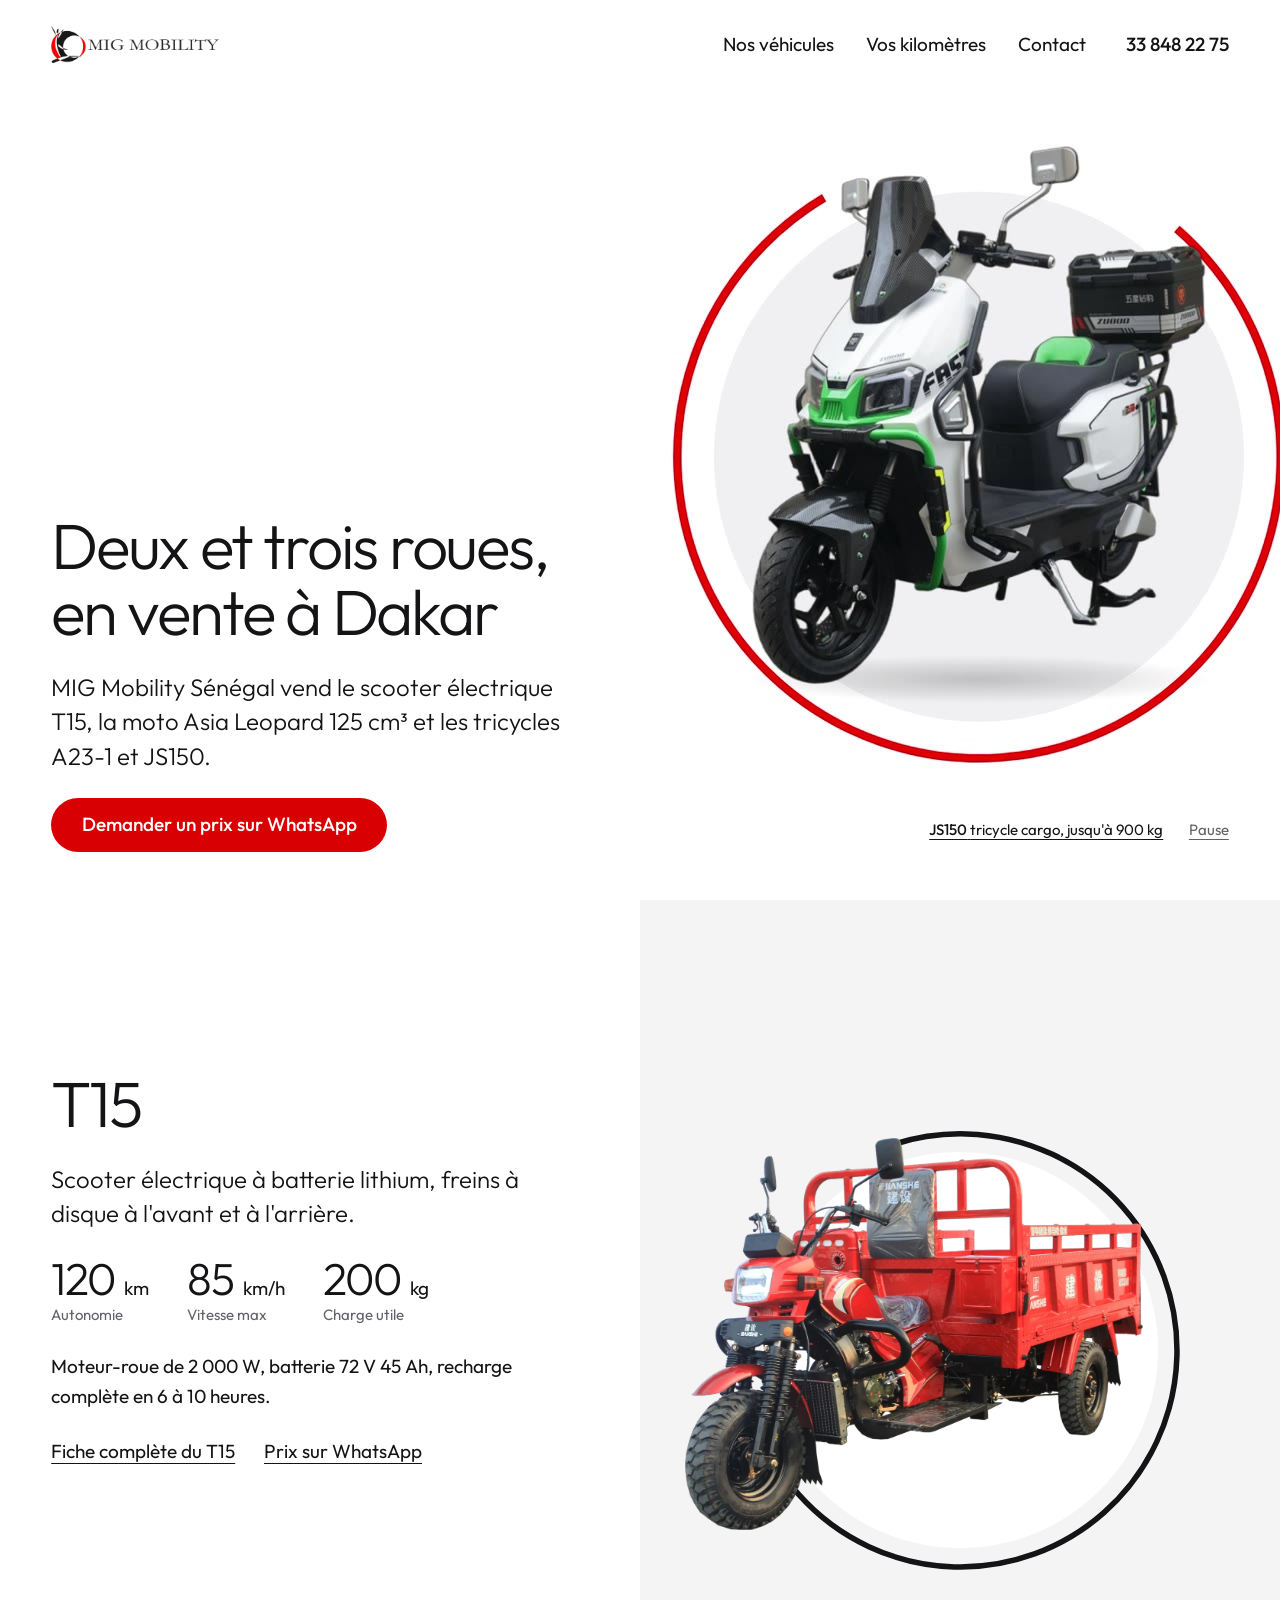
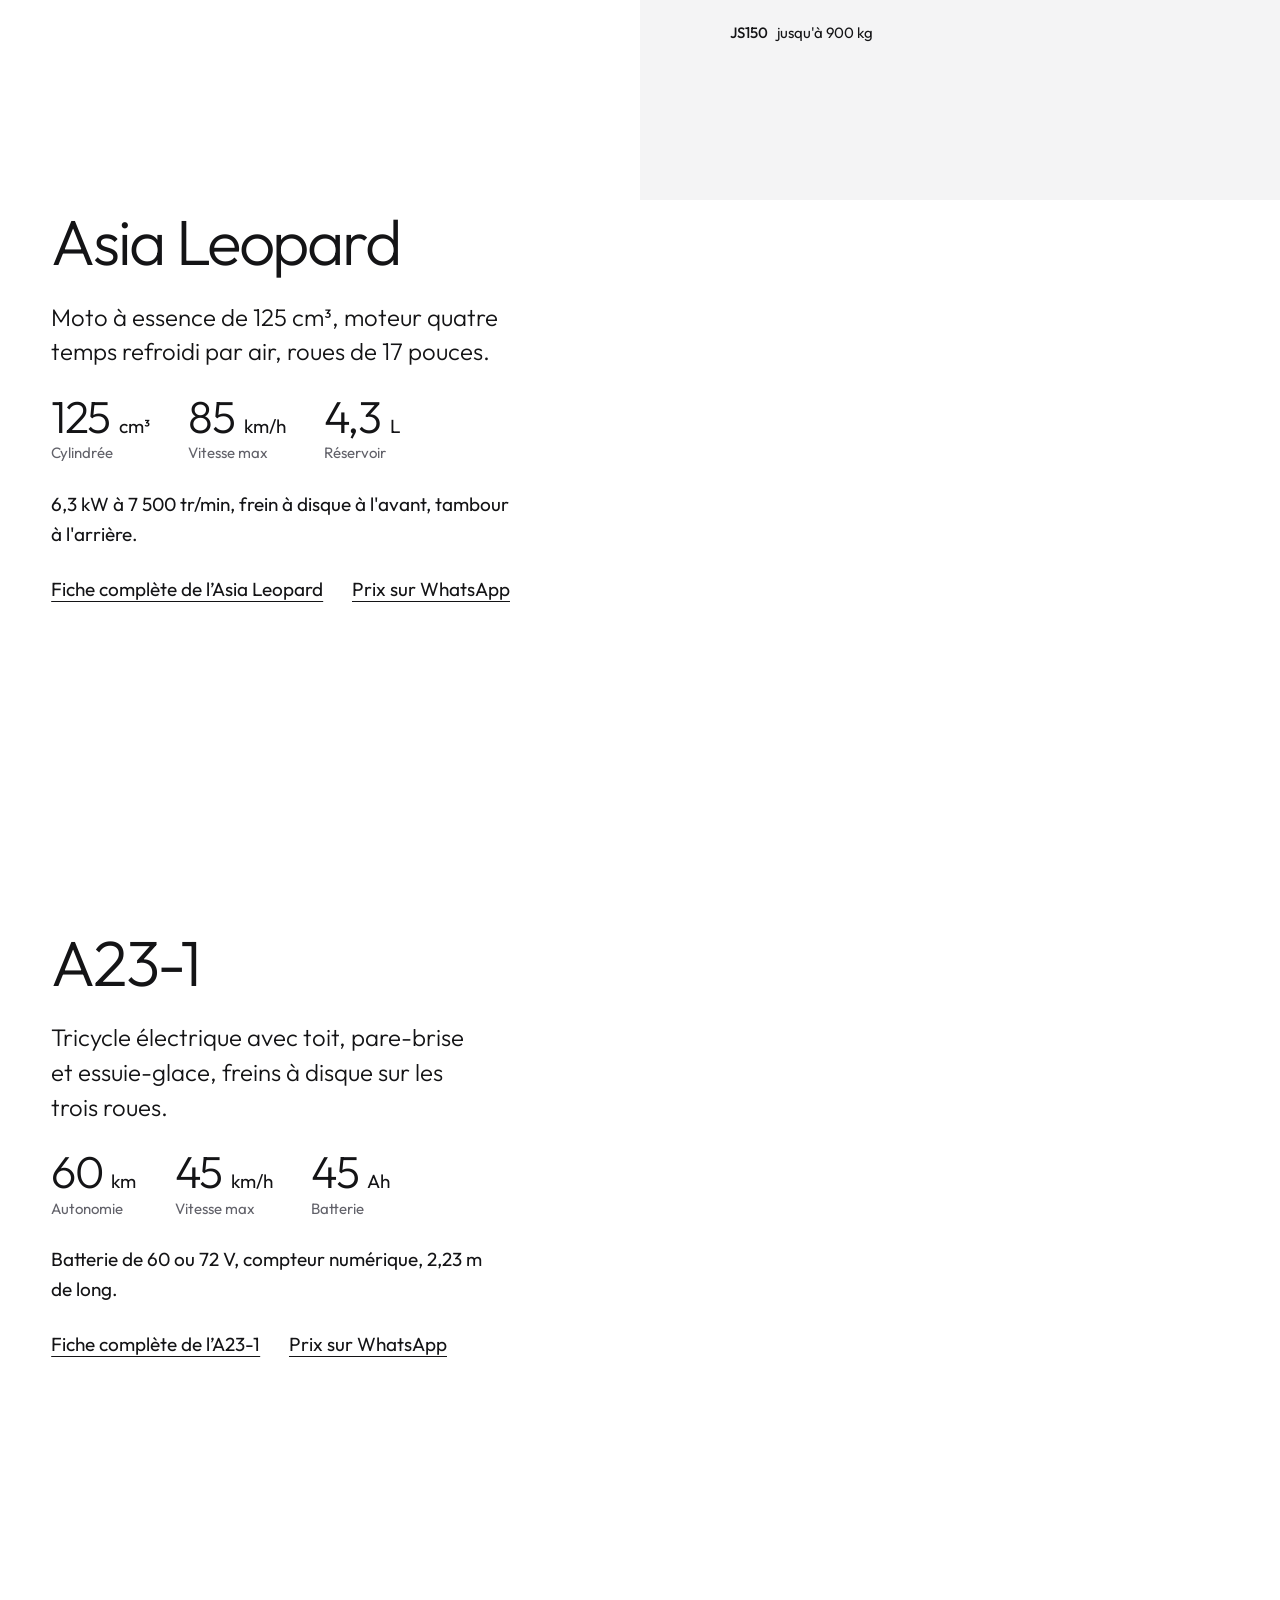
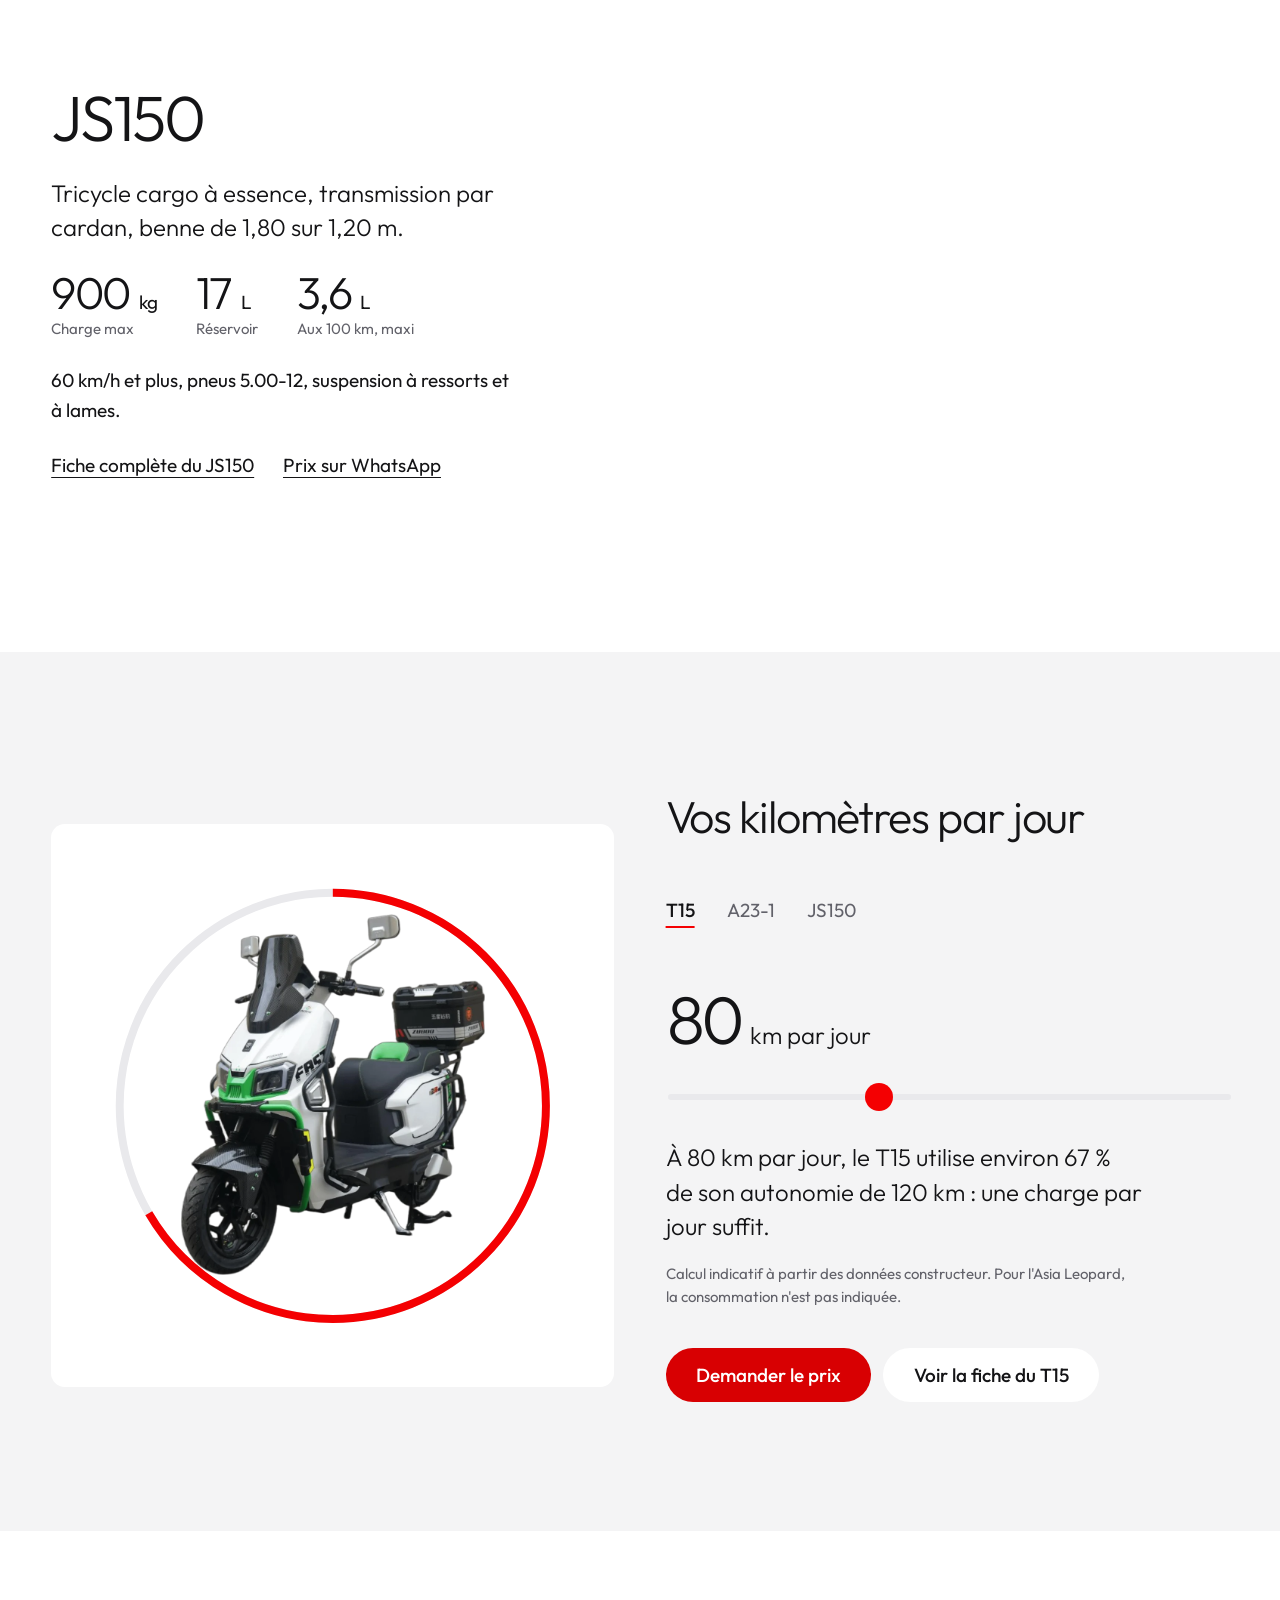
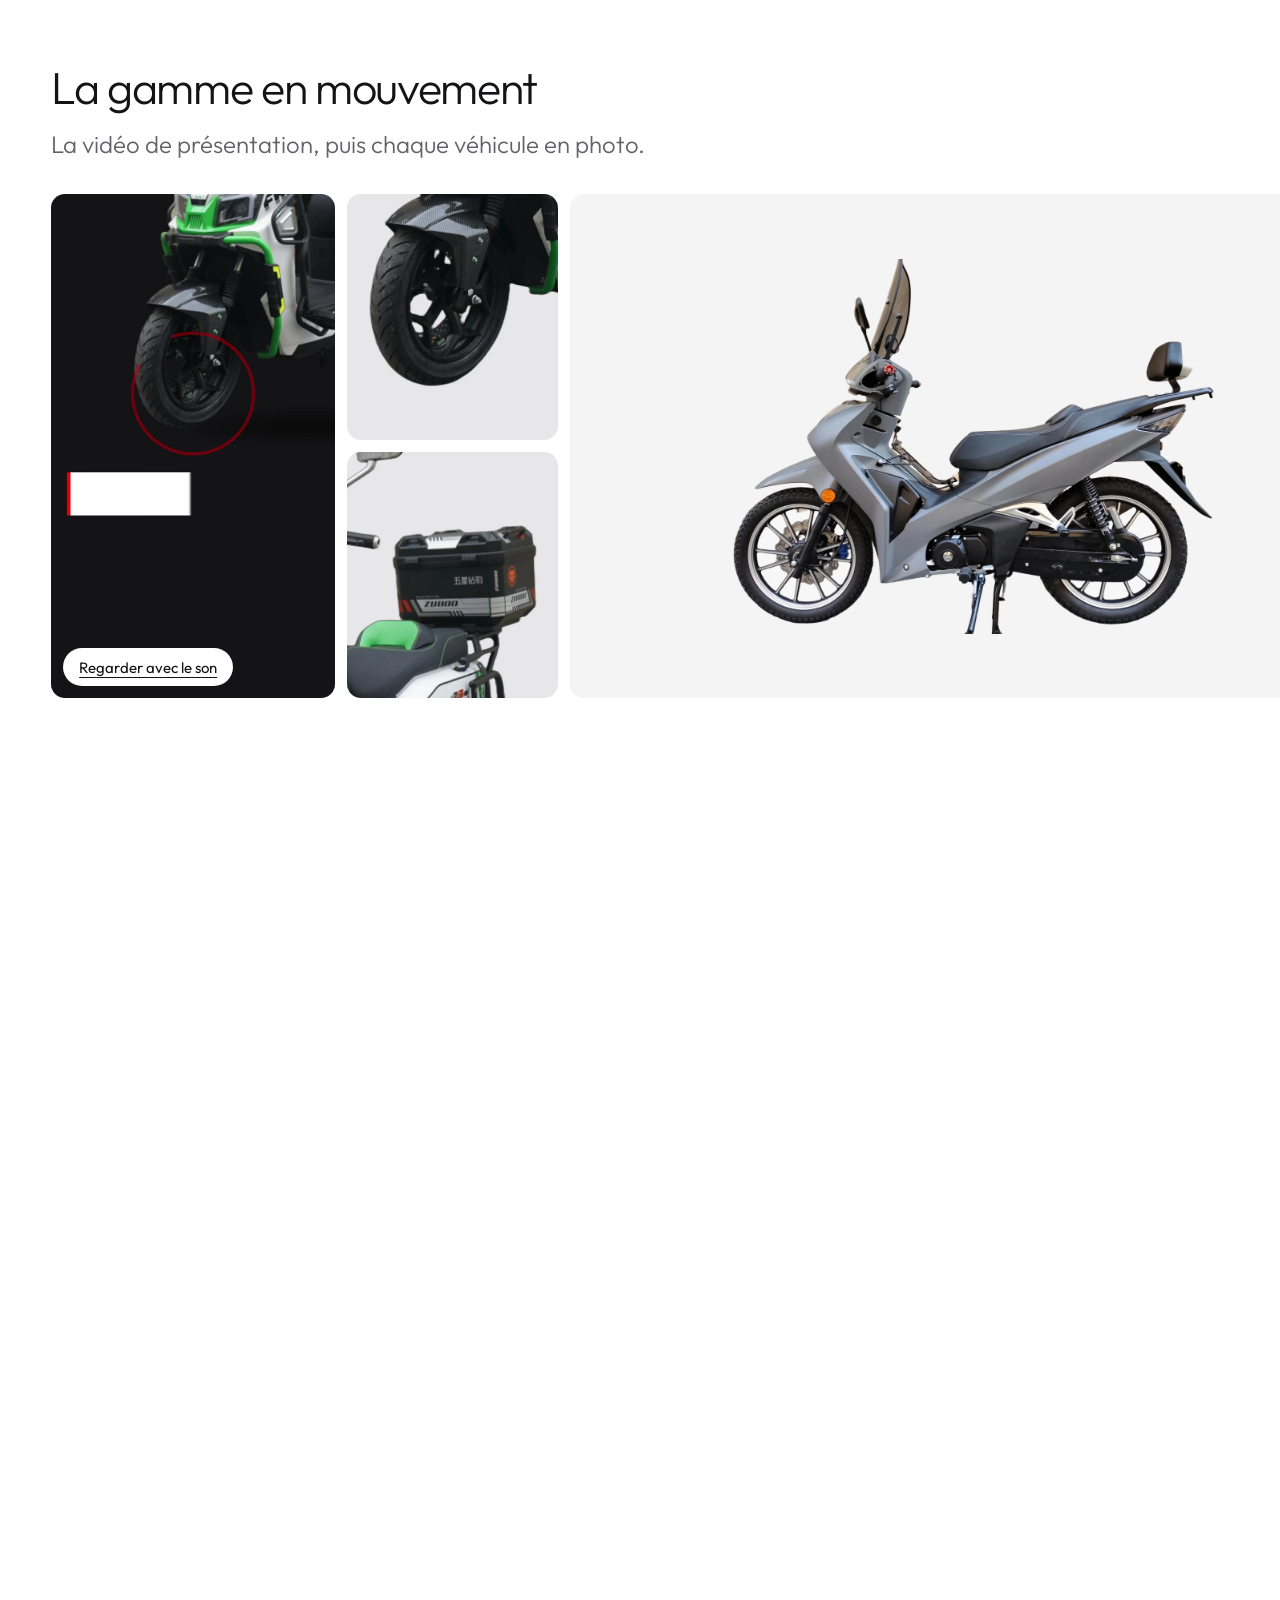
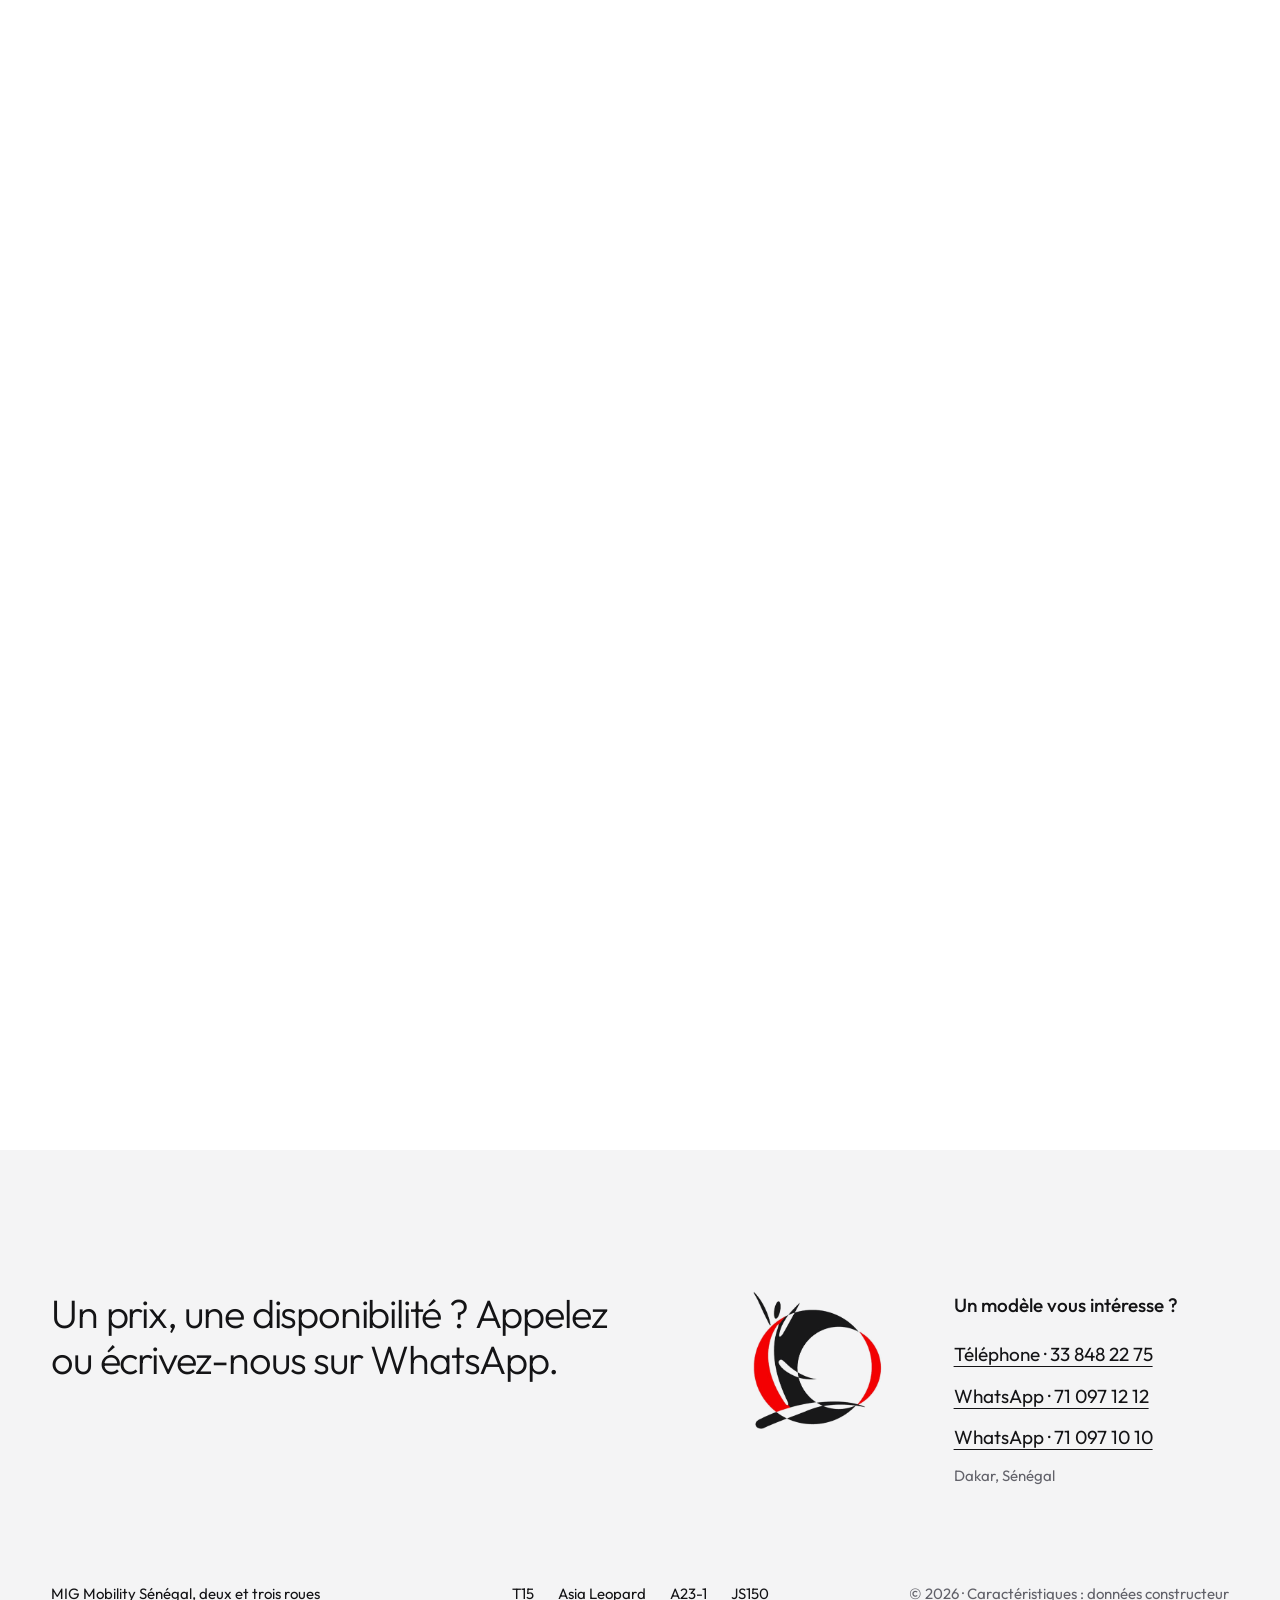
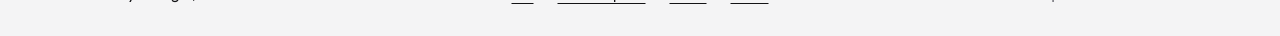
<file: index.html>
<!doctype html>
<html lang="fr">
<head>
<meta charset="utf-8">
<meta name="viewport" content="width=device-width, initial-scale=1">
<title>MIG Mobility Sénégal · Deux et trois roues en vente à Dakar</title>
<meta name="description" content="MIG Mobility Sénégal vend à Dakar le scooter électrique T15, la moto Asia Leopard 125 cm³, le tricycle électrique A23-1 et le tricycle cargo JS150. Prix et disponibilité sur WhatsApp.">
<meta name="theme-color" content="#18181A">
<meta property="og:type" content="website">
<meta property="og:title" content="MIG Mobility Sénégal · Deux et trois roues en vente à Dakar">
<meta property="og:description" content="MIG Mobility Sénégal vend à Dakar le scooter électrique T15, la moto Asia Leopard 125 cm³, le tricycle électrique A23-1 et le tricycle cargo JS150. Prix et disponibilité sur WhatsApp.">
<meta property="og:image" content="assets/video/hero-landscape.jpg">
<link rel="icon" href="assets/img/mig-mark.png">
<link rel="preconnect" href="https://fonts.googleapis.com">
<link rel="preconnect" href="https://fonts.gstatic.com" crossorigin>
<link href="https://fonts.googleapis.com/css2?family=Outfit:wght@200;300;400;500&display=swap" rel="stylesheet">
<link rel="stylesheet" href="styles.css">
<link rel="preload" as="image" href="assets/video/hero-landscape.jpg" media="(orientation: landscape)">
<link rel="preload" as="image" href="assets/video/hero-square.jpg" media="(orientation: portrait)">
<script>document.documentElement.classList.add('js')</script>
</head>
<body class="page-home">
<a class="skip" href="#vehicules">Aller aux véhicules</a>

<header class="bar">
  <a class="bar__brand" href="index.html" aria-label="MIG Mobility Sénégal, accueil"><img src="assets/img/mig-logo.png" alt="MIG Mobility" width="900" height="201"></a>
  <nav class="bar__nav" aria-label="Navigation principale">
    <a class="link" href="#vehicules">Nos véhicules</a>
    <a class="link" href="#kilometres">Vos kilomètres</a>
    <a class="link" href="#contact">Contact</a>
  </nav>
  <a class="bar__call link" href="tel:+221338482275">33 848 22 75</a>
</header>

<main id="top">
  <!-- ============ The film: the four vehicles take their turn on the MIG ring ============ -->
  <section class="hero" aria-labelledby="hero-title">
    <div class="hero__media" aria-hidden="true">
      <picture class="hero__still">
        <source media="(orientation: portrait)" srcset="assets/video/hero-square.jpg" width="864" height="800">
        <img src="assets/video/hero-landscape.jpg" alt="" width="1600" height="900" fetchpriority="high">
      </picture>
      <video class="hero__video" muted loop playsinline autoplay preload="auto" poster="assets/video/hero-landscape.jpg" data-poster-portrait="assets/video/hero-square.jpg">
        <source media="(orientation: portrait)" src="assets/video/hero-square.mp4" type="video/mp4">
        <source src="assets/video/hero-landscape.mp4" type="video/mp4">
      </video>
    </div>
    <div class="hero__text">
      <h1 class="head" id="hero-title" data-reveal style="--i:0">Deux et trois roues, en vente à Dakar</h1>
      <p class="lead hero__lead" data-reveal style="--i:1">MIG Mobility Sénégal vend le scooter électrique T15, la moto Asia Leopard 125&nbsp;cm³ et les tricycles A23-1 et JS150.</p>
      <a class="button" data-reveal style="--i:2" href="https://wa.me/221710971212?text=Bonjour%20MIG%20Mobility%2C%20je%20voudrais%20conna%C3%AEtre%20vos%20prix.">Demander un prix sur WhatsApp</a>
    </div>
    <div class="hero__now" data-reveal style="--i:3" data-now="[{&quot;name&quot;: &quot;T15&quot;, &quot;fact&quot;: &quot;scooter électrique, 120 km d&#x27;autonomie&quot;, &quot;page&quot;: &quot;t15.html&quot;}, {&quot;name&quot;: &quot;Asia Leopard&quot;, &quot;fact&quot;: &quot;moto à essence, 125 cm³ et 85 km/h&quot;, &quot;page&quot;: &quot;asia-leopard.html&quot;}, {&quot;name&quot;: &quot;A23-1&quot;, &quot;fact&quot;: &quot;tricycle électrique avec toit et pare-brise&quot;, &quot;page&quot;: &quot;a23-1.html&quot;}, {&quot;name&quot;: &quot;JS150&quot;, &quot;fact&quot;: &quot;tricycle cargo, jusqu&#x27;à 900 kg&quot;, &quot;page&quot;: &quot;js150.html&quot;}]">
      <a class="link-plain hero__now-link" href="t15.html"><b data-now-name>T15</b> <span data-now-fact>scooter électrique, 120 km d'autonomie</span></a>
      <button class="hero__toggle" type="button" aria-pressed="false">Pause</button>
    </div>
  </section>

  <!-- ============ The showroom: a fixed stage, the catalogue scrolls beside it ============ -->
  <section class="showroom" id="vehicules" aria-label="Les quatre véhicules">
    <div class="showroom__read">
      <article class="entry" data-vehicle="t15" aria-labelledby="t15-title">
        <figure class="entry__pic"><img src="assets/img/t15.webp" alt="Scooter électrique T15 blanc et vert, avec top case" width="804" height="955" loading="lazy"></figure>
        <h2 class="head" id="t15-title" data-reveal style="--i:0">T15</h2>
        <p class="entry__what" data-reveal style="--i:1">Scooter électrique à batterie lithium, freins à disque à l'avant et à l'arrière.</p>
        <dl class="facts" data-reveal style="--i:2">
          <div><dt>Autonomie</dt><dd><b class="display">120</b> km</dd></div>
          <div><dt>Vitesse max</dt><dd><b class="display">85</b> km/h</dd></div>
          <div><dt>Charge utile</dt><dd><b class="display">200</b> kg</dd></div>
        </dl>
        <p class="entry__more" data-reveal style="--i:3">Moteur-roue de 2&nbsp;000&nbsp;W, batterie 72&nbsp;V 45&nbsp;Ah, recharge complète en 6 à 10&nbsp;heures.</p>
        <p class="entry__links" data-reveal style="--i:4"><a class="link-plain" href="t15.html">Fiche complète du T15</a><a class="link-plain" href="https://wa.me/221710971212?text=Bonjour%20MIG%20Mobility%2C%20je%20voudrais%20le%20prix%20du%20T15.">Prix sur WhatsApp</a></p>
      </article>
      <article class="entry" data-vehicle="leopard" aria-labelledby="leopard-title">
        <figure class="entry__pic"><img src="assets/img/leopard.webp" alt="Moto Asia Leopard 125 cm³ grise, de profil" width="1200" height="937" loading="lazy"></figure>
        <h2 class="head" id="leopard-title" data-reveal style="--i:0">Asia Leopard</h2>
        <p class="entry__what" data-reveal style="--i:1">Moto à essence de 125&nbsp;cm³, moteur quatre temps refroidi par air, roues de 17&nbsp;pouces.</p>
        <dl class="facts" data-reveal style="--i:2">
          <div><dt>Cylindrée</dt><dd><b class="display">125</b> cm³</dd></div>
          <div><dt>Vitesse max</dt><dd><b class="display">85</b> km/h</dd></div>
          <div><dt>Réservoir</dt><dd><b class="display">4,3</b> L</dd></div>
        </dl>
        <p class="entry__more" data-reveal style="--i:3">6,3&nbsp;kW à 7&nbsp;500&nbsp;tr/min, frein à disque à l'avant, tambour à l'arrière.</p>
        <p class="entry__links" data-reveal style="--i:4"><a class="link-plain" href="asia-leopard.html">Fiche complète de l’Asia Leopard</a><a class="link-plain" href="https://wa.me/221710971212?text=Bonjour%20MIG%20Mobility%2C%20je%20voudrais%20le%20prix%20de%20l%27Asia%20Leopard%20125.">Prix sur WhatsApp</a></p>
      </article>
      <article class="entry" data-vehicle="a23" aria-labelledby="a23-title">
        <figure class="entry__pic"><img src="assets/img/a23.webp" alt="Tricycle électrique A23-1 gris clair, avec toit" width="1194" height="1134" loading="lazy"></figure>
        <h2 class="head" id="a23-title" data-reveal style="--i:0">A23-1</h2>
        <p class="entry__what" data-reveal style="--i:1">Tricycle électrique avec toit, pare-brise et essuie-glace, freins à disque sur les trois roues.</p>
        <dl class="facts" data-reveal style="--i:2">
          <div><dt>Autonomie</dt><dd><b class="display">60</b> km</dd></div>
          <div><dt>Vitesse max</dt><dd><b class="display">45</b> km/h</dd></div>
          <div><dt>Batterie</dt><dd><b class="display">45</b> Ah</dd></div>
        </dl>
        <p class="entry__more" data-reveal style="--i:3">Batterie de 60 ou 72&nbsp;V, compteur numérique, 2,23&nbsp;m de long.</p>
        <p class="entry__links" data-reveal style="--i:4"><a class="link-plain" href="a23-1.html">Fiche complète de l’A23-1</a><a class="link-plain" href="https://wa.me/221710971212?text=Bonjour%20MIG%20Mobility%2C%20je%20voudrais%20le%20prix%20du%20tricycle%20A23-1.">Prix sur WhatsApp</a></p>
      </article>
      <article class="entry" data-vehicle="js150" aria-labelledby="js150-title">
        <figure class="entry__pic"><img src="assets/img/js150.webp" alt="Tricycle cargo JS150 rouge avec benne" width="1200" height="1025" loading="lazy"></figure>
        <h2 class="head" id="js150-title" data-reveal style="--i:0">JS150</h2>
        <p class="entry__what" data-reveal style="--i:1">Tricycle cargo à essence, transmission par cardan, benne de 1,80 sur 1,20&nbsp;m.</p>
        <dl class="facts" data-reveal style="--i:2">
          <div><dt>Charge max</dt><dd><b class="display">900</b> kg</dd></div>
          <div><dt>Réservoir</dt><dd><b class="display">17</b> L</dd></div>
          <div><dt>Aux 100 km, maxi</dt><dd><b class="display">3,6</b> L</dd></div>
        </dl>
        <p class="entry__more" data-reveal style="--i:3">60&nbsp;km/h et plus, pneus 5.00-12, suspension à ressorts et à lames.</p>
        <p class="entry__links" data-reveal style="--i:4"><a class="link-plain" href="js150.html">Fiche complète du JS150</a><a class="link-plain" href="https://wa.me/221710971212?text=Bonjour%20MIG%20Mobility%2C%20je%20voudrais%20le%20prix%20du%20tricycle%20cargo%20JS150.">Prix sur WhatsApp</a></p>
      </article>
    </div>

    <div class="showroom__stage" data-active="t15" aria-hidden="true">
      <div class="plate">
        <svg class="plate__ring" viewBox="0 0 100 100"><circle cx="50" cy="50" r="47" /></svg>
        <div class="plate__disc"></div>
        <img class="plate__car is-on" data-car="t15" src="assets/img/t15.webp" alt="" width="804" height="955">
        <img class="plate__car" data-car="leopard" src="assets/img/leopard.webp" alt="" width="1200" height="937" loading="lazy">
        <img class="plate__car" data-car="a23" src="assets/img/a23.webp" alt="" width="1194" height="1134" loading="lazy">
        <img class="plate__car" data-car="js150" src="assets/img/js150.webp" alt="" width="1200" height="1025" loading="lazy">
      </div>
      <p class="stage__caption small"><b data-cap-name>T15</b> <span data-cap-fact>120 km d'autonomie</span></p>
    </div>
  </section>

  <!-- ============ The live thing: your day in kilometres, read on the MIG ring ============ -->
  <section class="km" id="kilometres" aria-labelledby="km-title">
    <h2 class="head km__title" id="km-title" data-reveal>Vos kilomètres par jour</h2>
    <div class="km__plate" data-reveal>
      <svg class="km__ring" viewBox="0 0 100 100" aria-hidden="true">
        <circle class="km__track" cx="50" cy="50" r="43" />
        <circle class="km__fill" cx="50" cy="50" r="43" pathLength="100" />
      </svg>
      <img class="km__car is-on" data-kcar="t15" src="assets/img/t15.webp" alt="Scooter électrique T15" width="804" height="955" loading="lazy">
      <img class="km__car" data-kcar="a23" src="assets/img/a23.webp" alt="Tricycle électrique A23-1" width="1194" height="1134" loading="lazy">
      <img class="km__car" data-kcar="js150" src="assets/img/js150.webp" alt="Tricycle cargo à essence JS150" width="1200" height="1025" loading="lazy">
    </div>
    <div class="km__side">
      <div class="km__tabs" role="tablist" aria-label="Choisir un véhicule">
        <button role="tab" aria-selected="true" data-k="t15" data-page="t15.html">T15</button>
        <button role="tab" aria-selected="false" data-k="a23" data-page="a23-1.html">A23-1</button>
        <button role="tab" aria-selected="false" data-k="js150" data-page="js150.html">JS150</button>
      </div>
      <div class="km__body">
        <label class="sr-only" for="km-range">Distance parcourue chaque jour, en kilomètres</label>
        <div class="km__read"><output class="display nums" id="km-out" for="km-range">80</output><span class="lead"> km par jour</span></div>
        <input class="km__range" id="km-range" type="range" min="10" max="200" step="5" value="80">
        <p class="km__result lead" id="km-result" aria-live="polite">À 80&nbsp;km par jour, le T15 utilise environ 67&nbsp;% de son autonomie de 120&nbsp;km : une charge par jour suffit.</p>
        <noscript>
          <table class="km__table">
            <caption>Repères calculés avec les données constructeur</caption>
            <tr><th scope="col">Par jour</th><th scope="col">T15 (120 km)</th><th scope="col">A23-1 (60 km)</th><th scope="col">JS150 (3,6 L/100 km)</th></tr>
            <tr><td>50 km</td><td>42 % de l'autonomie</td><td>83 % de l'autonomie</td><td>1,8 L au plus</td></tr>
            <tr><td>100 km</td><td>83 % de l'autonomie</td><td>une recharge en journée</td><td>3,6 L au plus</td></tr>
            <tr><td>150 km</td><td>une recharge en journée</td><td>deux recharges en journée</td><td>5,4 L au plus</td></tr>
          </table>
        </noscript>
        <p class="small km__note">Calcul indicatif à partir des données constructeur. Pour l'Asia Leopard, la consommation n'est pas indiquée.</p>
      </div>
      <div class="km__cells">
        <a class="cell cell--action" id="km-wa" href="https://wa.me/221710971212?text=Bonjour%20MIG%20Mobility%2C%20je%20voudrais%20le%20prix%20du%20T15.%20Je%20roule%20environ%2080%20km%20par%20jour.">Demander le prix</a>
        <a class="cell" id="km-sheet" href="t15.html">Voir la fiche du T15</a>
      </div>
    </div>
  </section>

  <!-- ============ The range, moving ============ -->
  <section class="reel" id="video" aria-labelledby="reel-title">
   <div class="reel__stage">
    <div class="reel__head">
      <h2 class="head" id="reel-title" data-reveal>La gamme en mouvement</h2>
      <p class="lead reel__count" data-reveal style="--i:1">La vidéo de présentation, puis chaque véhicule en photo.</p>
    </div>
    <div class="reel__row" tabindex="0" aria-label="Vidéo et photos de la gamme, défilement horizontal">
      <figure class="mod mod--tall mod--video">
        <video src="assets/video/mig-gamme-720.mp4" poster="assets/video/poster.jpg" muted loop playsinline preload="none" data-inview width="720" height="1280" aria-label="Vidéo de présentation des quatre véhicules MIG Mobility"></video>
        <figcaption><a class="link-plain" href="assets/video/mig-gamme-son.mp4">Regarder avec le son</a></figcaption>
      </figure>
      <div class="mod mod--pair">
        <img src="assets/img/detail-t15-frein.webp" alt="Roue avant et disque de frein du T15" width="800" height="1000" loading="lazy">
        <img src="assets/img/detail-t15-topcase.webp" alt="Top case du T15" width="800" height="1000" loading="lazy">
      </div>
      <a class="mod mod--wide mod--field" href="asia-leopard.html"><img src="assets/img/leopard.webp" alt="Moto Asia Leopard 125 cm³ grise, de profil" width="1200" height="937" loading="lazy"></a>
      <div class="mod mod--pair">
        <img src="assets/img/detail-leopard-moteur.webp" alt="Moteur 125 cm³ de l'Asia Leopard" width="800" height="1000" loading="lazy">
        <img src="assets/img/detail-a23-parebrise.webp" alt="Pare-brise et essuie-glace de l'A23-1" width="800" height="1000" loading="lazy">
      </div>
      <a class="mod mod--tall mod--field" href="a23-1.html"><img src="assets/img/a23.webp" alt="Tricycle électrique A23-1 avec toit" width="1194" height="1134" loading="lazy"></a>
      <a class="mod mod--wide mod--field" href="js150.html"><img src="assets/img/js150.webp" alt="Tricycle cargo JS150 rouge avec benne" width="1200" height="1025" loading="lazy"></a>
      <a class="mod mod--tall mod--field" href="t15.html"><img src="assets/img/t15.webp" alt="Scooter électrique T15 blanc et vert" width="804" height="955" loading="lazy"></a>
    </div>
   </div>
  </section>

  <!-- ============ Contact ============ -->
  <section class="contact" id="contact" aria-labelledby="contact-title">
    <p class="contact__say">Un prix, une disponibilité&nbsp;? Appelez ou écrivez-nous sur WhatsApp.</p>
    <img class="contact__pic" src="assets/img/mig-mark.png" alt="Symbole de MIG Mobility" width="381" height="400" loading="lazy">
    <div class="contact__links">
      <h2 class="contact__q" id="contact-title">Un modèle vous intéresse ?</h2>
      <a class="link-plain" href="tel:+221338482275">Téléphone · 33 848 22 75</a>
      <a class="link-plain" href="https://wa.me/221710971212?text=Bonjour%20MIG%20Mobility%2C%20je%20voudrais%20des%20informations%20sur%20vos%20v%C3%A9hicules.">WhatsApp · 71 097 12 12</a>
      <a class="link-plain" href="https://wa.me/221710971010?text=Bonjour%20MIG%20Mobility%2C%20je%20voudrais%20des%20informations%20sur%20vos%20v%C3%A9hicules.">WhatsApp · 71 097 10 10</a>
      <p class="small muted">Dakar, Sénégal</p>
    </div>
  </section>
</main>

<footer class="foot">
  <p class="small">MIG Mobility Sénégal, deux et trois roues</p>
  <nav class="foot__links small" aria-label="Pied de page">
    <a class="link-plain" href="t15.html">T15</a>
    <a class="link-plain" href="asia-leopard.html">Asia Leopard</a>
    <a class="link-plain" href="a23-1.html">A23-1</a>
    <a class="link-plain" href="js150.html">JS150</a>
  </nav>
  <p class="small muted foot__right">© 2026 · Caractéristiques : données constructeur</p>
</footer>

<script src="app.js" defer></script>
</body>
</html>
</file>
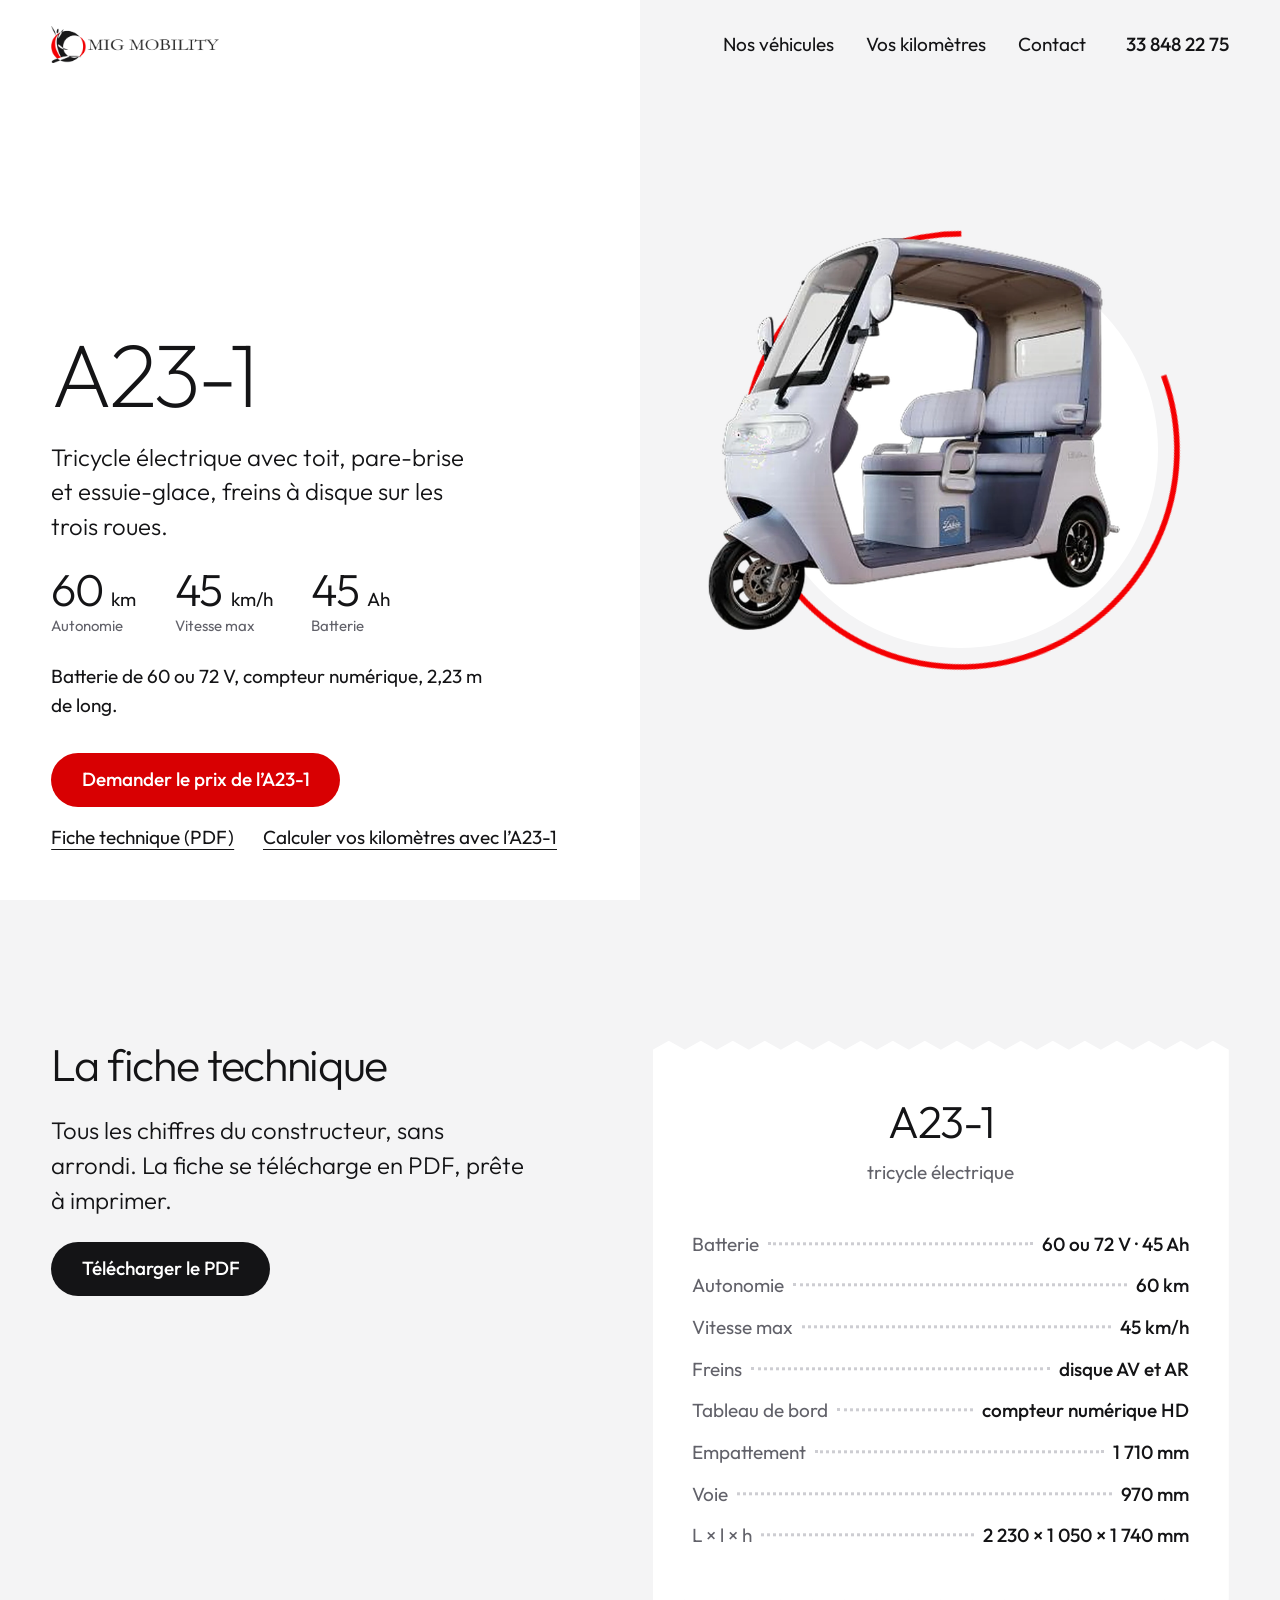
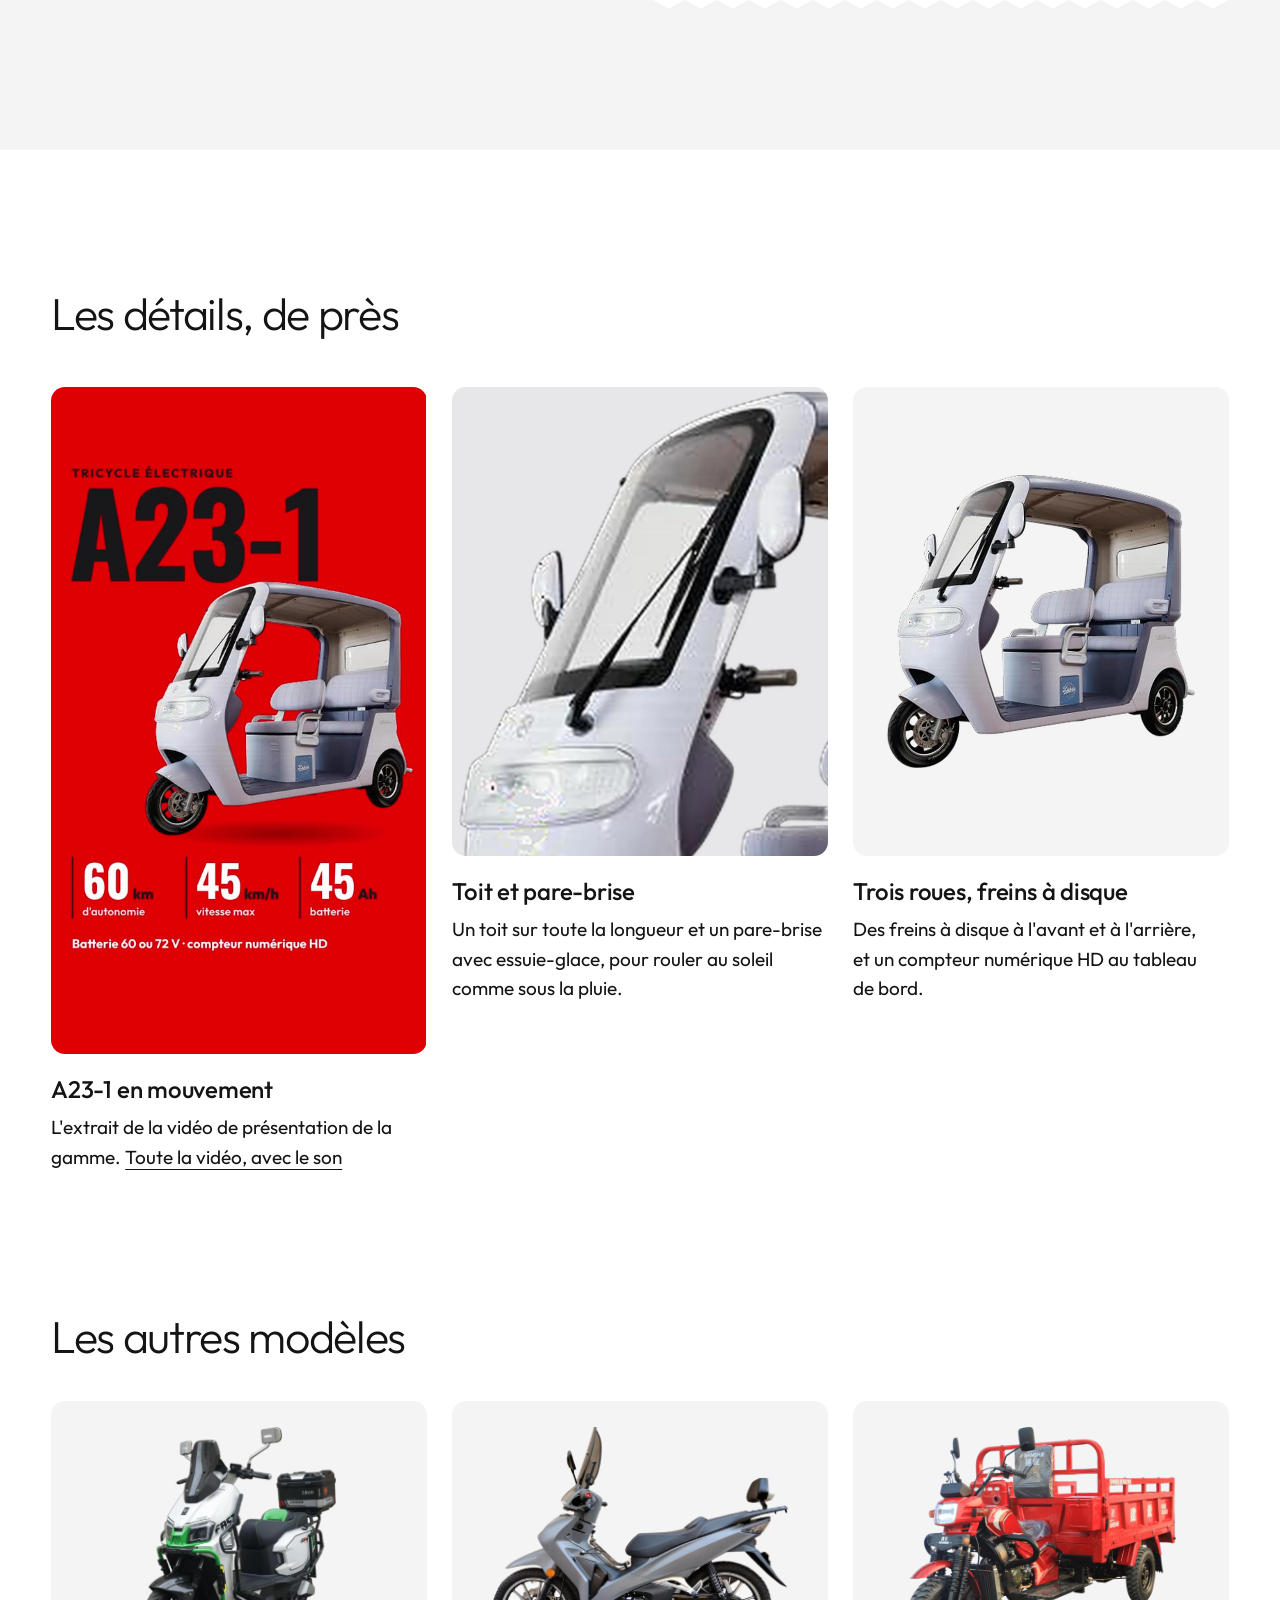
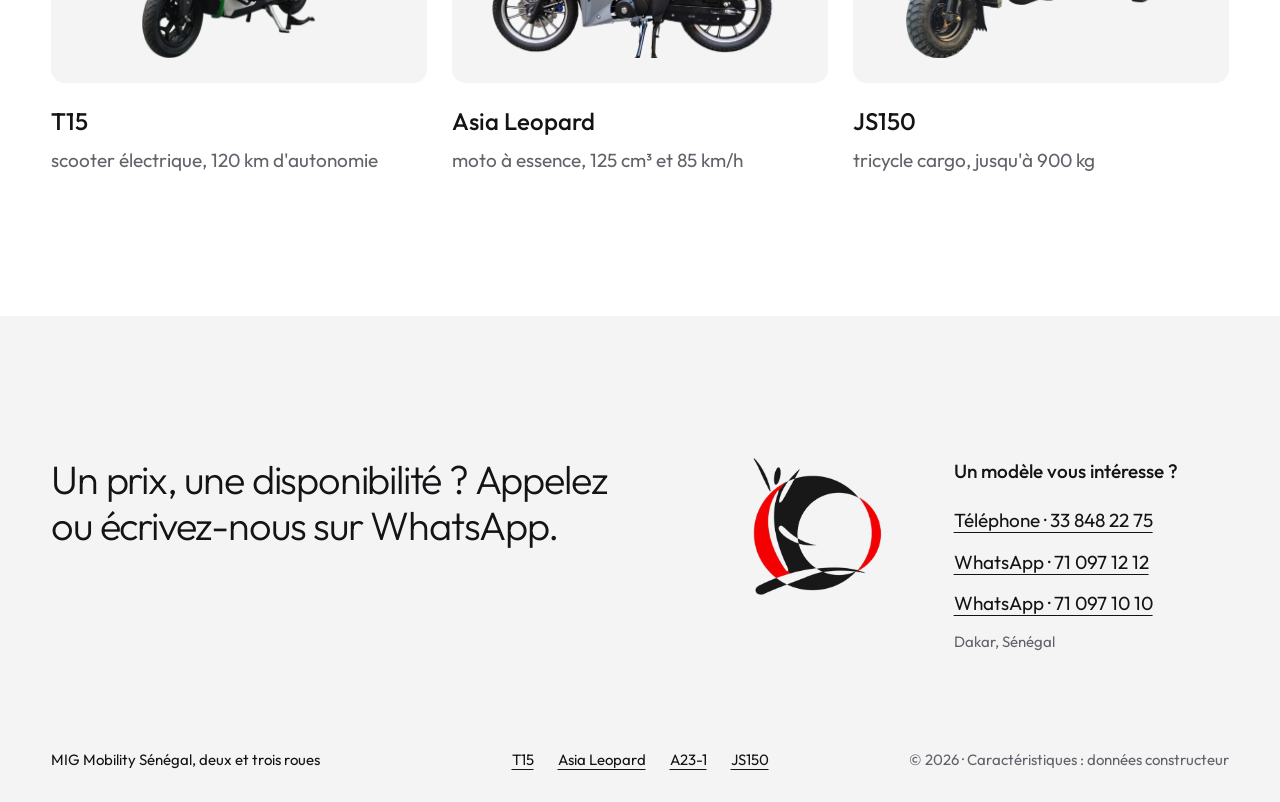
<file: a23-1.html>
<!doctype html>
<html lang="fr">
<head>
<meta charset="utf-8">
<meta name="viewport" content="width=device-width, initial-scale=1">
<title>Tricycle électrique A23-1 à Dakar · MIG Mobility Sénégal</title>
<meta name="description" content="L&#x27;A23-1 de MIG Mobility Sénégal : tricycle électrique avec toit et pare-brise, 60 km d&#x27;autonomie, 45 km/h. Fiche technique et prix sur WhatsApp.">
<meta name="theme-color" content="#18181A">
<meta property="og:type" content="website">
<meta property="og:title" content="Tricycle électrique A23-1 à Dakar · MIG Mobility Sénégal">
<meta property="og:description" content="L&#x27;A23-1 de MIG Mobility Sénégal : tricycle électrique avec toit et pare-brise, 60 km d&#x27;autonomie, 45 km/h. Fiche technique et prix sur WhatsApp.">
<meta property="og:image" content="assets/img/a23.webp">
<link rel="icon" href="assets/img/mig-mark.png">
<link rel="preconnect" href="https://fonts.googleapis.com">
<link rel="preconnect" href="https://fonts.gstatic.com" crossorigin>
<link href="https://fonts.googleapis.com/css2?family=Outfit:wght@200;300;400;500&display=swap" rel="stylesheet">
<link rel="stylesheet" href="styles.css">
<script>document.documentElement.classList.add('js')</script>
</head>
<body class="page-vehicle">
<a class="skip" href="#v-title">Aller au contenu</a>

<header class="bar">
  <a class="bar__brand" href="index.html" aria-label="MIG Mobility Sénégal, accueil"><img src="assets/img/mig-logo.png" alt="MIG Mobility" width="900" height="201"></a>
  <nav class="bar__nav" aria-label="Navigation principale">
    <a class="link" href="index.html#vehicules">Nos véhicules</a>
    <a class="link" href="index.html#kilometres">Vos kilomètres</a>
    <a class="link" href="#contact">Contact</a>
  </nav>
  <a class="bar__call link" href="tel:+221338482275">33 848 22 75</a>
</header>

<main id="top">
  <!-- ============ The vehicle on the MIG ring ============ -->
  <section class="vhero" data-field="red" aria-labelledby="v-title">
    <div class="vhero__read">
      <h1 class="head vhero__name" id="v-title" data-reveal style="--i:0">A23-1</h1>
      <p class="lead vhero__lead" data-reveal style="--i:1">Tricycle électrique avec toit, pare-brise et essuie-glace, freins à disque sur les trois roues.</p>
      <dl class="facts" data-reveal style="--i:2">
          <div><dt>Autonomie</dt><dd><b class="display">60</b> km</dd></div>
          <div><dt>Vitesse max</dt><dd><b class="display">45</b> km/h</dd></div>
          <div><dt>Batterie</dt><dd><b class="display">45</b> Ah</dd></div>
        </dl>
      <p class="vhero__more" data-reveal style="--i:3">Batterie de 60 ou 72&nbsp;V, compteur numérique, 2,23&nbsp;m de long.</p>
      <div class="vhero__act" data-reveal style="--i:4">
        <a class="button" href="https://wa.me/221710971212?text=Bonjour%20MIG%20Mobility%2C%20je%20voudrais%20le%20prix%20du%20tricycle%20A23-1.">Demander le prix de l’A23-1</a>
        <p class="vhero__links"><a class="link-plain" href="assets/fiches/a23-fiche-technique-mig.pdf" download>Fiche technique (PDF)</a><a class="link-plain" href="index.html?v=a23#kilometres">Calculer vos kilomètres avec l’A23-1</a></p>
      </div>
    </div>
    <div class="vhero__stage" aria-hidden="true">
      <div class="plate">
        <svg class="plate__ring" viewBox="0 0 100 100"><circle cx="50" cy="50" r="47" /></svg>
        <div class="plate__disc"></div>
        <img class="plate__car is-on" src="assets/img/a23.webp" alt="Tricycle électrique A23-1 gris clair, avec toit" width="1194" height="1134" fetchpriority="high">
      </div>
    </div>
  </section>

  <!-- ============ The spec sheet, printed ============ -->
  <section class="vsheet" data-field="black" id="fiche" aria-labelledby="fiche-title">
    <div class="vsheet__head">
      <h2 class="head" id="fiche-title" data-reveal>La fiche technique</h2>
      <p class="lead" data-reveal style="--i:1">Tous les chiffres du constructeur, sans arrondi. La fiche se télécharge en PDF, prête à imprimer.</p>
      <a class="button button--ink" data-reveal style="--i:2" href="assets/fiches/a23-fiche-technique-mig.pdf" download>Télécharger le PDF</a>
    </div>
    <div class="sheet" data-reveal style="--i:1">
      <h3 class="sheet__title">A23-1</h3>
      <p class="sheet__kind">tricycle électrique</p>
      <table class="menu">
          <tr><th scope="row">Batterie</th><td>60 ou 72 V · 45 Ah</td></tr>
          <tr><th scope="row">Autonomie</th><td>60 km</td></tr>
          <tr><th scope="row">Vitesse max</th><td>45 km/h</td></tr>
          <tr><th scope="row">Freins</th><td>disque AV et AR</td></tr>
          <tr><th scope="row">Tableau de bord</th><td>compteur numérique HD</td></tr>
          <tr><th scope="row">Empattement</th><td>1&nbsp;710 mm</td></tr>
          <tr><th scope="row">Voie</th><td>970 mm</td></tr>
          <tr><th scope="row">L × l × h</th><td>2&nbsp;230 × 1&nbsp;050 × 1&nbsp;740 mm</td></tr>
      </table>
    </div>
  </section>

  <!-- ============ The details, close up ============ -->
  <section class="vdetails" aria-labelledby="details-title">
    <h2 class="head" id="details-title" data-reveal>Les détails, de près</h2>
    <div class="vdetails__row">
      <figure class="vdetail vdetail--film" data-reveal>
        <div class="vdetail__pic"><video src="assets/video/clip-a23.mp4" poster="assets/video/clip-a23.jpg" muted loop playsinline preload="none" data-inview width="540" height="960" aria-label="A23-1 : extrait de la vidéo de présentation"></video></div>
        <figcaption><h3 class="vdetail__title">A23-1 en mouvement</h3><p>L'extrait de la vidéo de présentation de la gamme. <a class="link-plain" href="assets/video/mig-gamme-son.mp4">Toute la vidéo, avec le son</a></p></figcaption>
      </figure>
      <figure class="vdetail" data-reveal style="--i:1">
        <div class="vdetail__pic" data-field="red"><img src="assets/img/detail-a23-parebrise.webp" alt="Pare-brise et essuie-glace de l&#x27;A23-1" width="800" height="1000" loading="lazy"></div>
        <figcaption><h3 class="vdetail__title">Toit et pare-brise</h3><p>Un toit sur toute la longueur et un pare-brise avec essuie-glace, pour rouler au soleil comme sous la pluie.</p></figcaption>
      </figure>
      <figure class="vdetail" data-reveal style="--i:2">
        <div class="vdetail__pic vdetail__pic--field" data-field="red"><img src="assets/img/a23.webp" alt="Tricycle électrique A23-1 gris clair, avec toit" width="1194" height="1134" loading="lazy"></div>
        <figcaption><h3 class="vdetail__title">Trois roues, freins à disque</h3><p>Des freins à disque à l'avant et à l'arrière, et un compteur numérique HD au tableau de bord.</p></figcaption>
      </figure>
    </div>
  </section>

  <!-- ============ The rest of the range ============ -->
  <section class="others" aria-labelledby="others-title">
    <h2 class="head" id="others-title" data-reveal>Les autres modèles</h2>
    <div class="others__row" data-reveal style="--i:1">
      <a class="other" href="t15.html">
        <span class="other__pic" data-field="red"><img src="assets/img/t15.webp" alt="" width="804" height="955" loading="lazy"></span>
        <span class="other__name">T15</span>
        <span class="other__kind">scooter électrique, 120 km d'autonomie</span>
      </a>
      <a class="other" href="asia-leopard.html">
        <span class="other__pic" data-field="black"><img src="assets/img/leopard.webp" alt="" width="1200" height="937" loading="lazy"></span>
        <span class="other__name">Asia Leopard</span>
        <span class="other__kind">moto à essence, 125 cm³ et 85 km/h</span>
      </a>
      <a class="other" href="js150.html">
        <span class="other__pic" data-field="black"><img src="assets/img/js150.webp" alt="" width="1200" height="1025" loading="lazy"></span>
        <span class="other__name">JS150</span>
        <span class="other__kind">tricycle cargo, jusqu'à 900 kg</span>
      </a>
    </div>
  </section>

  <!-- ============ Contact ============ -->
  <section class="contact" id="contact" aria-labelledby="contact-title">
    <p class="contact__say">Un prix, une disponibilité&nbsp;? Appelez ou écrivez-nous sur WhatsApp.</p>
    <img class="contact__pic" src="assets/img/mig-mark.png" alt="Symbole de MIG Mobility" width="381" height="400" loading="lazy">
    <div class="contact__links">
      <h2 class="contact__q" id="contact-title">Un modèle vous intéresse ?</h2>
      <a class="link-plain" href="tel:+221338482275">Téléphone · 33 848 22 75</a>
      <a class="link-plain" href="https://wa.me/221710971212?text=Bonjour%20MIG%20Mobility%2C%20je%20voudrais%20des%20informations%20sur%20vos%20v%C3%A9hicules.">WhatsApp · 71 097 12 12</a>
      <a class="link-plain" href="https://wa.me/221710971010?text=Bonjour%20MIG%20Mobility%2C%20je%20voudrais%20des%20informations%20sur%20vos%20v%C3%A9hicules.">WhatsApp · 71 097 10 10</a>
      <p class="small muted">Dakar, Sénégal</p>
    </div>
  </section>
</main>

<footer class="foot">
  <p class="small">MIG Mobility Sénégal, deux et trois roues</p>
  <nav class="foot__links small" aria-label="Pied de page">
    <a class="link-plain" href="t15.html">T15</a>
    <a class="link-plain" href="asia-leopard.html">Asia Leopard</a>
    <a class="link-plain" href="a23-1.html">A23-1</a>
    <a class="link-plain" href="js150.html">JS150</a>
  </nav>
  <p class="small muted foot__right">© 2026 · Caractéristiques : données constructeur</p>
</footer>

<script src="app.js" defer></script>
</body>
</html>
</file>
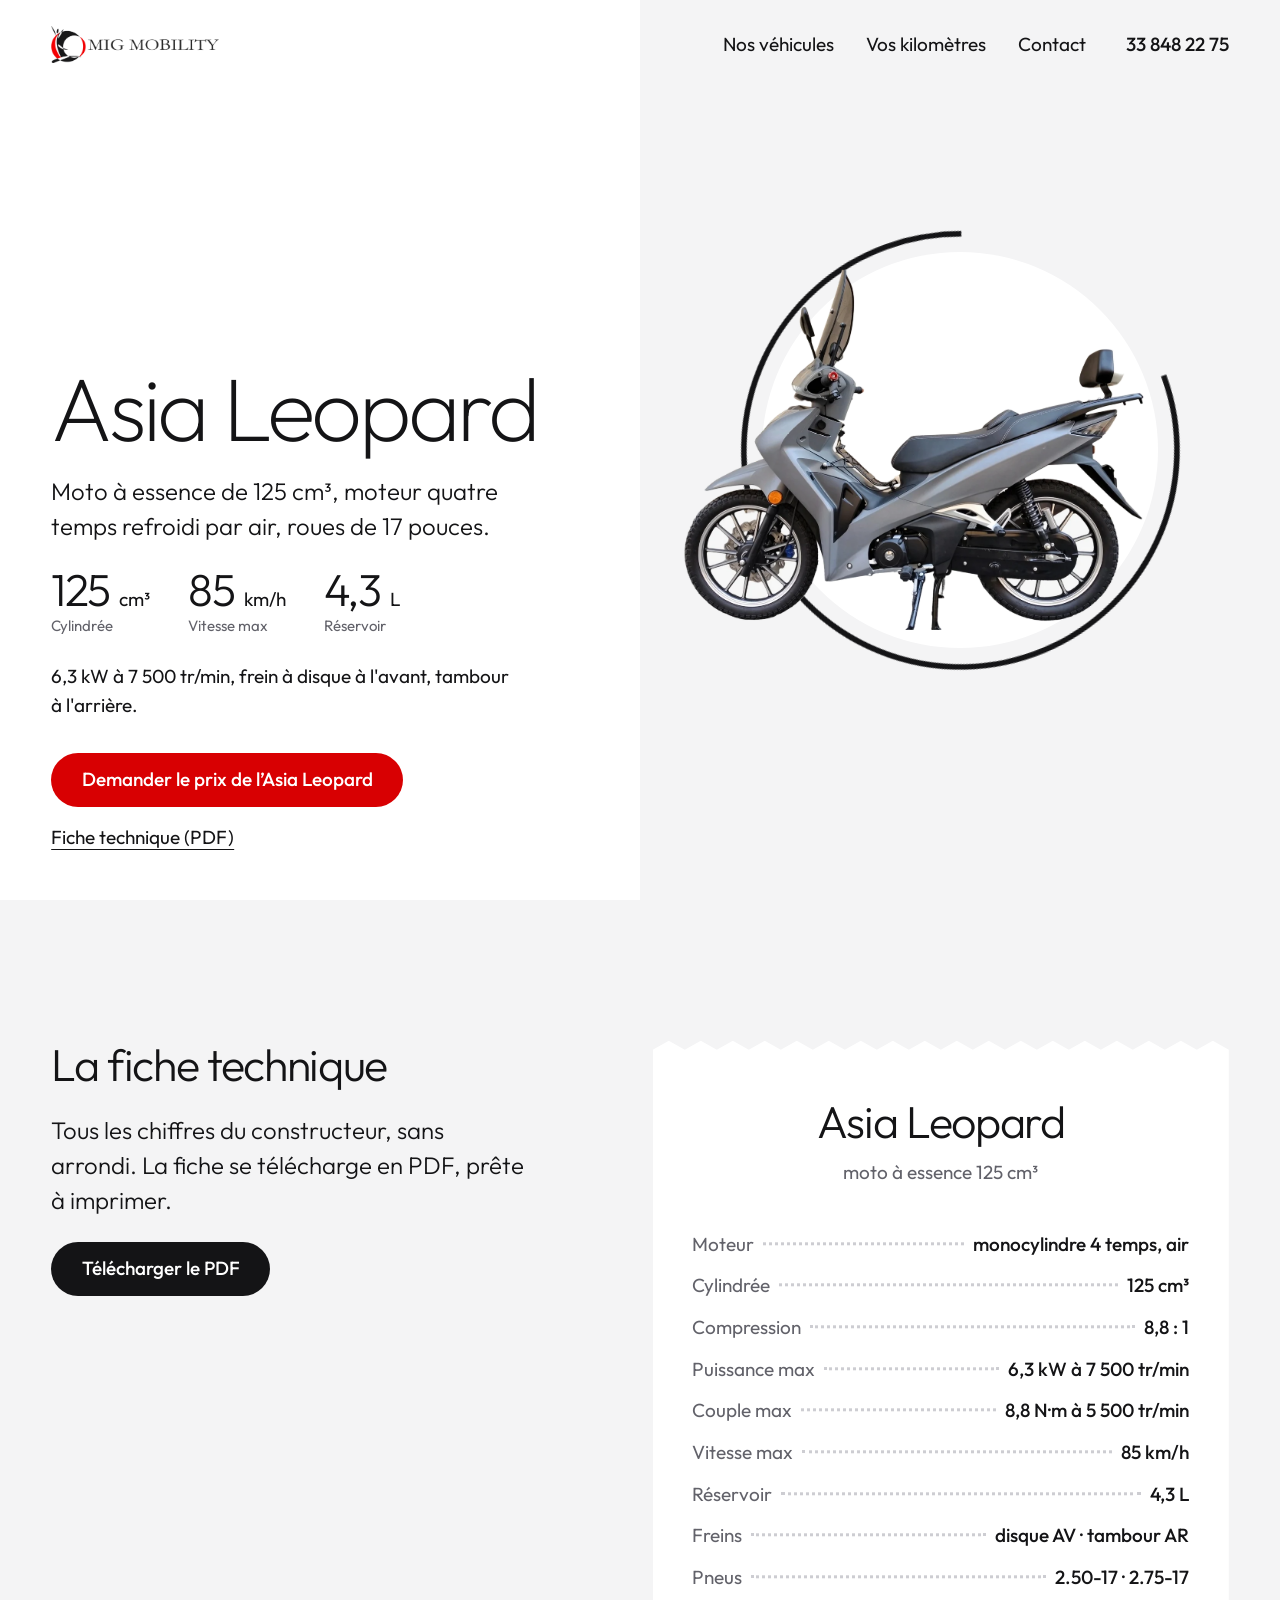
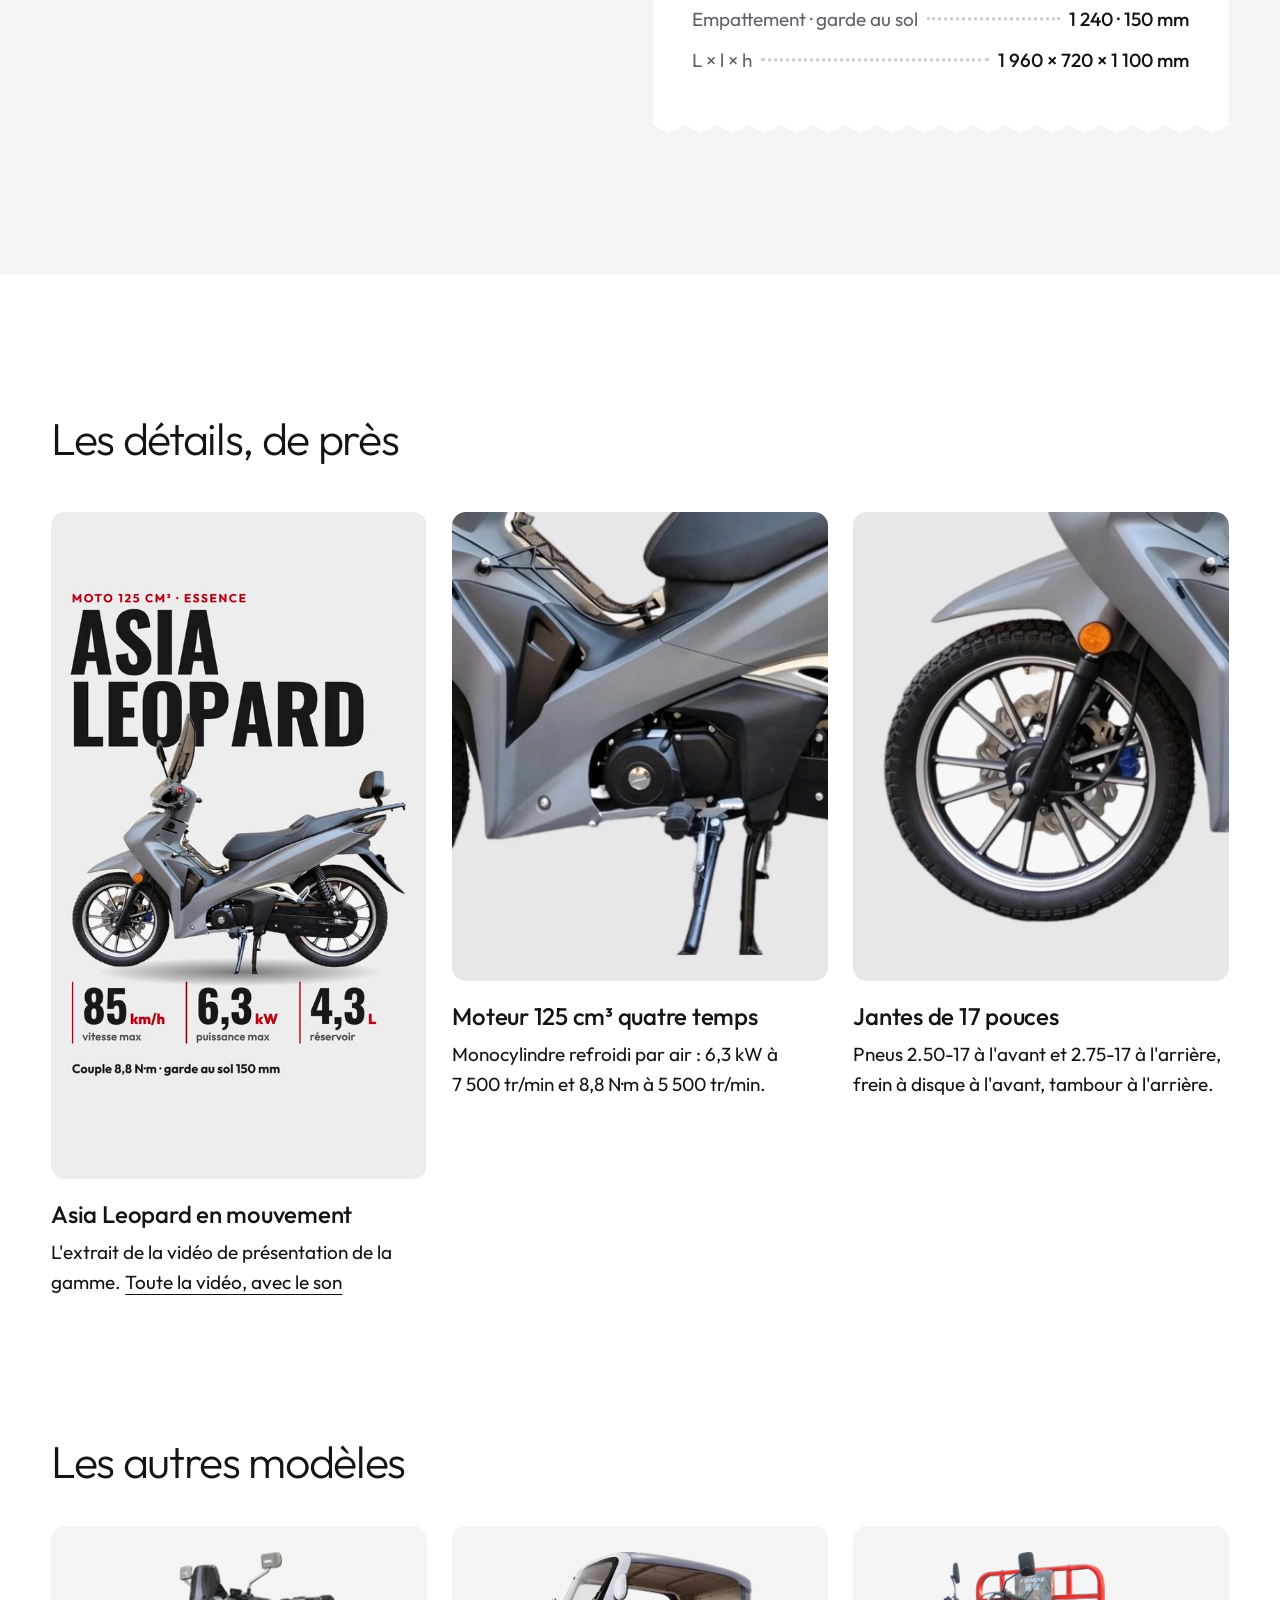
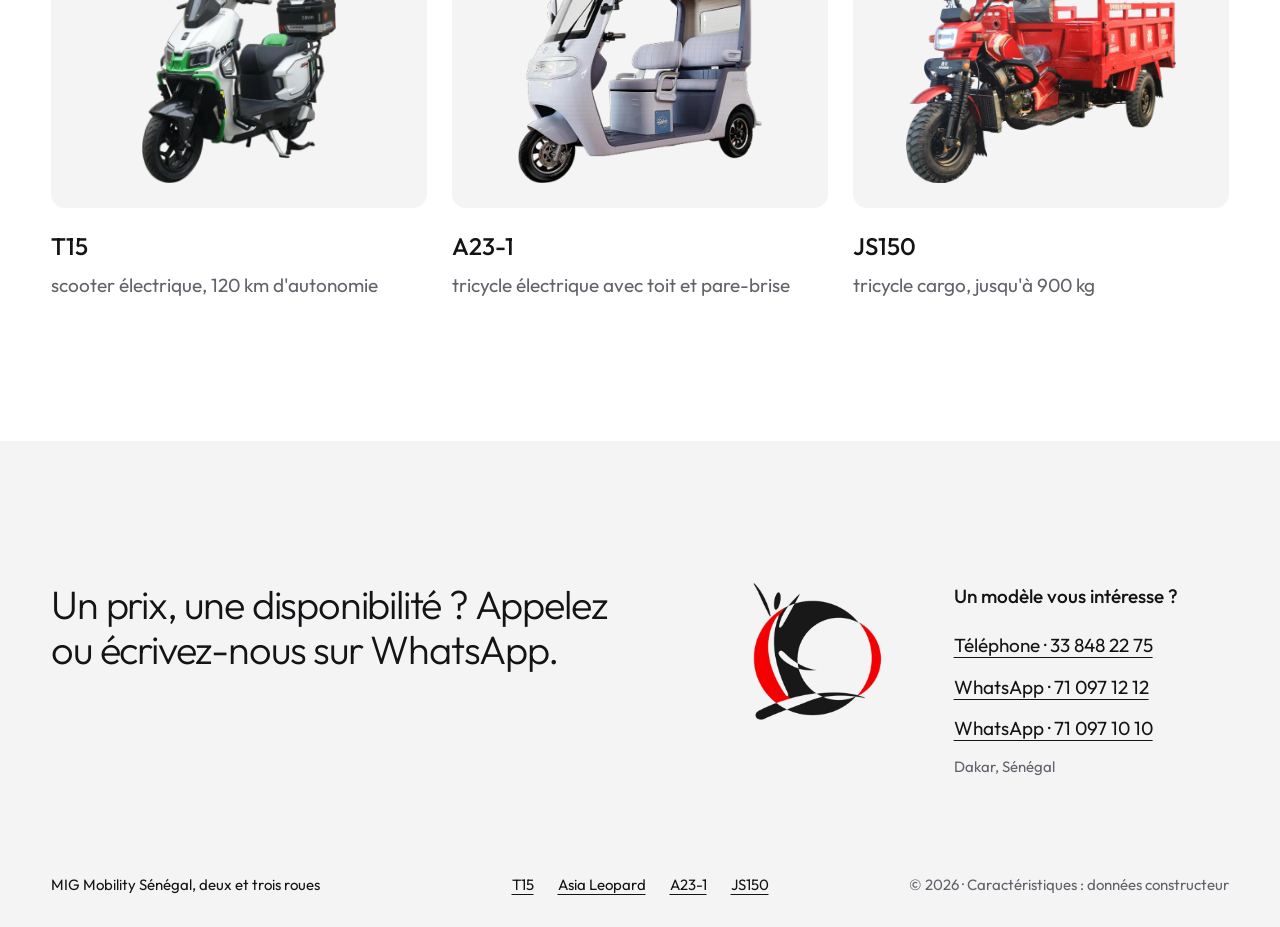
<file: asia-leopard.html>
<!doctype html>
<html lang="fr">
<head>
<meta charset="utf-8">
<meta name="viewport" content="width=device-width, initial-scale=1">
<title>Moto Asia Leopard 125 cm³ à Dakar · MIG Mobility Sénégal</title>
<meta name="description" content="L&#x27;Asia Leopard de MIG Mobility Sénégal : moto à essence 125 cm³, quatre temps, 85 km/h, réservoir de 4,3 L. Fiche technique et prix sur WhatsApp.">
<meta name="theme-color" content="#18181A">
<meta property="og:type" content="website">
<meta property="og:title" content="Moto Asia Leopard 125 cm³ à Dakar · MIG Mobility Sénégal">
<meta property="og:description" content="L&#x27;Asia Leopard de MIG Mobility Sénégal : moto à essence 125 cm³, quatre temps, 85 km/h, réservoir de 4,3 L. Fiche technique et prix sur WhatsApp.">
<meta property="og:image" content="assets/img/leopard.webp">
<link rel="icon" href="assets/img/mig-mark.png">
<link rel="preconnect" href="https://fonts.googleapis.com">
<link rel="preconnect" href="https://fonts.gstatic.com" crossorigin>
<link href="https://fonts.googleapis.com/css2?family=Outfit:wght@200;300;400;500&display=swap" rel="stylesheet">
<link rel="stylesheet" href="styles.css">
<script>document.documentElement.classList.add('js')</script>
</head>
<body class="page-vehicle">
<a class="skip" href="#v-title">Aller au contenu</a>

<header class="bar">
  <a class="bar__brand" href="index.html" aria-label="MIG Mobility Sénégal, accueil"><img src="assets/img/mig-logo.png" alt="MIG Mobility" width="900" height="201"></a>
  <nav class="bar__nav" aria-label="Navigation principale">
    <a class="link" href="index.html#vehicules">Nos véhicules</a>
    <a class="link" href="index.html#kilometres">Vos kilomètres</a>
    <a class="link" href="#contact">Contact</a>
  </nav>
  <a class="bar__call link" href="tel:+221338482275">33 848 22 75</a>
</header>

<main id="top">
  <!-- ============ The vehicle on the MIG ring ============ -->
  <section class="vhero" data-field="black" aria-labelledby="v-title">
    <div class="vhero__read">
      <h1 class="head vhero__name" id="v-title" data-reveal style="--i:0">Asia Leopard</h1>
      <p class="lead vhero__lead" data-reveal style="--i:1">Moto à essence de 125&nbsp;cm³, moteur quatre temps refroidi par air, roues de 17&nbsp;pouces.</p>
      <dl class="facts" data-reveal style="--i:2">
          <div><dt>Cylindrée</dt><dd><b class="display">125</b> cm³</dd></div>
          <div><dt>Vitesse max</dt><dd><b class="display">85</b> km/h</dd></div>
          <div><dt>Réservoir</dt><dd><b class="display">4,3</b> L</dd></div>
        </dl>
      <p class="vhero__more" data-reveal style="--i:3">6,3&nbsp;kW à 7&nbsp;500&nbsp;tr/min, frein à disque à l'avant, tambour à l'arrière.</p>
      <div class="vhero__act" data-reveal style="--i:4">
        <a class="button" href="https://wa.me/221710971212?text=Bonjour%20MIG%20Mobility%2C%20je%20voudrais%20le%20prix%20de%20l%27Asia%20Leopard%20125.">Demander le prix de l’Asia Leopard</a>
        <p class="vhero__links"><a class="link-plain" href="assets/fiches/leopard-fiche-technique-mig.pdf" download>Fiche technique (PDF)</a></p>
      </div>
    </div>
    <div class="vhero__stage" aria-hidden="true">
      <div class="plate">
        <svg class="plate__ring" viewBox="0 0 100 100"><circle cx="50" cy="50" r="47" /></svg>
        <div class="plate__disc"></div>
        <img class="plate__car is-on" src="assets/img/leopard.webp" alt="Moto Asia Leopard 125 cm³ grise, de profil" width="1200" height="937" fetchpriority="high">
      </div>
    </div>
  </section>

  <!-- ============ The spec sheet, printed ============ -->
  <section class="vsheet" data-field="red" id="fiche" aria-labelledby="fiche-title">
    <div class="vsheet__head">
      <h2 class="head" id="fiche-title" data-reveal>La fiche technique</h2>
      <p class="lead" data-reveal style="--i:1">Tous les chiffres du constructeur, sans arrondi. La fiche se télécharge en PDF, prête à imprimer.</p>
      <a class="button button--ink" data-reveal style="--i:2" href="assets/fiches/leopard-fiche-technique-mig.pdf" download>Télécharger le PDF</a>
    </div>
    <div class="sheet" data-reveal style="--i:1">
      <h3 class="sheet__title">Asia Leopard</h3>
      <p class="sheet__kind">moto à essence 125&nbsp;cm³</p>
      <table class="menu">
          <tr><th scope="row">Moteur</th><td>monocylindre 4 temps, air</td></tr>
          <tr><th scope="row">Cylindrée</th><td>125 cm³</td></tr>
          <tr><th scope="row">Compression</th><td>8,8 : 1</td></tr>
          <tr><th scope="row">Puissance max</th><td>6,3 kW à 7&nbsp;500 tr/min</td></tr>
          <tr><th scope="row">Couple max</th><td>8,8 N·m à 5&nbsp;500 tr/min</td></tr>
          <tr><th scope="row">Vitesse max</th><td>85 km/h</td></tr>
          <tr><th scope="row">Réservoir</th><td>4,3 L</td></tr>
          <tr><th scope="row">Freins</th><td>disque AV · tambour AR</td></tr>
          <tr><th scope="row">Pneus</th><td>2.50-17 · 2.75-17</td></tr>
          <tr><th scope="row">Empattement · garde au sol</th><td>1&nbsp;240 · 150 mm</td></tr>
          <tr><th scope="row">L × l × h</th><td>1&nbsp;960 × 720 × 1&nbsp;100 mm</td></tr>
      </table>
    </div>
  </section>

  <!-- ============ The details, close up ============ -->
  <section class="vdetails" aria-labelledby="details-title">
    <h2 class="head" id="details-title" data-reveal>Les détails, de près</h2>
    <div class="vdetails__row">
      <figure class="vdetail vdetail--film" data-reveal>
        <div class="vdetail__pic"><video src="assets/video/clip-leopard.mp4" poster="assets/video/clip-leopard.jpg" muted loop playsinline preload="none" data-inview width="540" height="960" aria-label="Asia Leopard : extrait de la vidéo de présentation"></video></div>
        <figcaption><h3 class="vdetail__title">Asia Leopard en mouvement</h3><p>L'extrait de la vidéo de présentation de la gamme. <a class="link-plain" href="assets/video/mig-gamme-son.mp4">Toute la vidéo, avec le son</a></p></figcaption>
      </figure>
      <figure class="vdetail" data-reveal style="--i:1">
        <div class="vdetail__pic" data-field="black"><img src="assets/img/detail-leopard-moteur.webp" alt="Moteur 125 cm³ de l&#x27;Asia Leopard" width="800" height="1000" loading="lazy"></div>
        <figcaption><h3 class="vdetail__title">Moteur 125 cm³ quatre temps</h3><p>Monocylindre refroidi par air : 6,3 kW à 7&nbsp;500 tr/min et 8,8 N·m à 5&nbsp;500 tr/min.</p></figcaption>
      </figure>
      <figure class="vdetail" data-reveal style="--i:2">
        <div class="vdetail__pic" data-field="black"><img src="assets/img/detail-leopard-roue.webp" alt="Roue de 17 pouces de l&#x27;Asia Leopard" width="800" height="1000" loading="lazy"></div>
        <figcaption><h3 class="vdetail__title">Jantes de 17 pouces</h3><p>Pneus 2.50-17 à l'avant et 2.75-17 à l'arrière, frein à disque à l'avant, tambour à l'arrière.</p></figcaption>
      </figure>
    </div>
  </section>

  <!-- ============ The rest of the range ============ -->
  <section class="others" aria-labelledby="others-title">
    <h2 class="head" id="others-title" data-reveal>Les autres modèles</h2>
    <div class="others__row" data-reveal style="--i:1">
      <a class="other" href="t15.html">
        <span class="other__pic" data-field="red"><img src="assets/img/t15.webp" alt="" width="804" height="955" loading="lazy"></span>
        <span class="other__name">T15</span>
        <span class="other__kind">scooter électrique, 120 km d'autonomie</span>
      </a>
      <a class="other" href="a23-1.html">
        <span class="other__pic" data-field="red"><img src="assets/img/a23.webp" alt="" width="1194" height="1134" loading="lazy"></span>
        <span class="other__name">A23-1</span>
        <span class="other__kind">tricycle électrique avec toit et pare-brise</span>
      </a>
      <a class="other" href="js150.html">
        <span class="other__pic" data-field="black"><img src="assets/img/js150.webp" alt="" width="1200" height="1025" loading="lazy"></span>
        <span class="other__name">JS150</span>
        <span class="other__kind">tricycle cargo, jusqu'à 900 kg</span>
      </a>
    </div>
  </section>

  <!-- ============ Contact ============ -->
  <section class="contact" id="contact" aria-labelledby="contact-title">
    <p class="contact__say">Un prix, une disponibilité&nbsp;? Appelez ou écrivez-nous sur WhatsApp.</p>
    <img class="contact__pic" src="assets/img/mig-mark.png" alt="Symbole de MIG Mobility" width="381" height="400" loading="lazy">
    <div class="contact__links">
      <h2 class="contact__q" id="contact-title">Un modèle vous intéresse ?</h2>
      <a class="link-plain" href="tel:+221338482275">Téléphone · 33 848 22 75</a>
      <a class="link-plain" href="https://wa.me/221710971212?text=Bonjour%20MIG%20Mobility%2C%20je%20voudrais%20des%20informations%20sur%20vos%20v%C3%A9hicules.">WhatsApp · 71 097 12 12</a>
      <a class="link-plain" href="https://wa.me/221710971010?text=Bonjour%20MIG%20Mobility%2C%20je%20voudrais%20des%20informations%20sur%20vos%20v%C3%A9hicules.">WhatsApp · 71 097 10 10</a>
      <p class="small muted">Dakar, Sénégal</p>
    </div>
  </section>
</main>

<footer class="foot">
  <p class="small">MIG Mobility Sénégal, deux et trois roues</p>
  <nav class="foot__links small" aria-label="Pied de page">
    <a class="link-plain" href="t15.html">T15</a>
    <a class="link-plain" href="asia-leopard.html">Asia Leopard</a>
    <a class="link-plain" href="a23-1.html">A23-1</a>
    <a class="link-plain" href="js150.html">JS150</a>
  </nav>
  <p class="small muted foot__right">© 2026 · Caractéristiques : données constructeur</p>
</footer>

<script src="app.js" defer></script>
</body>
</html>
</file>
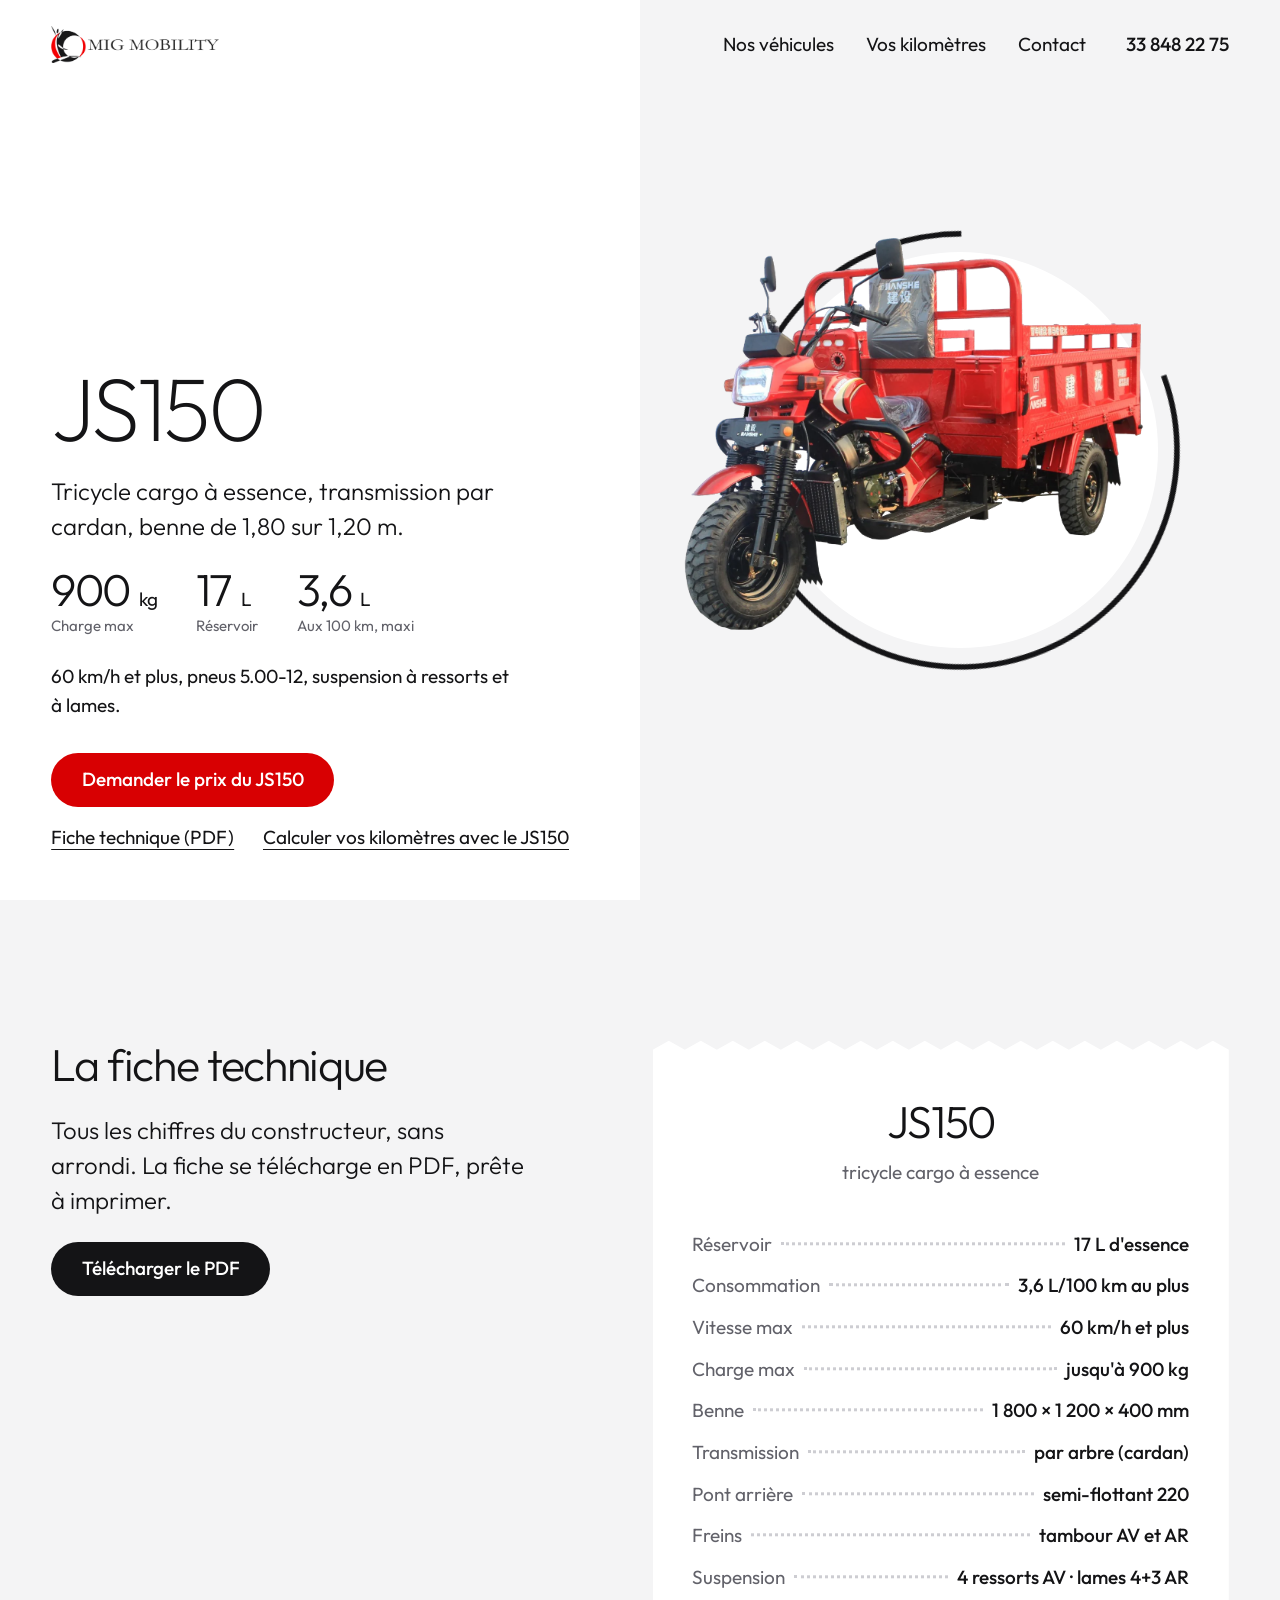
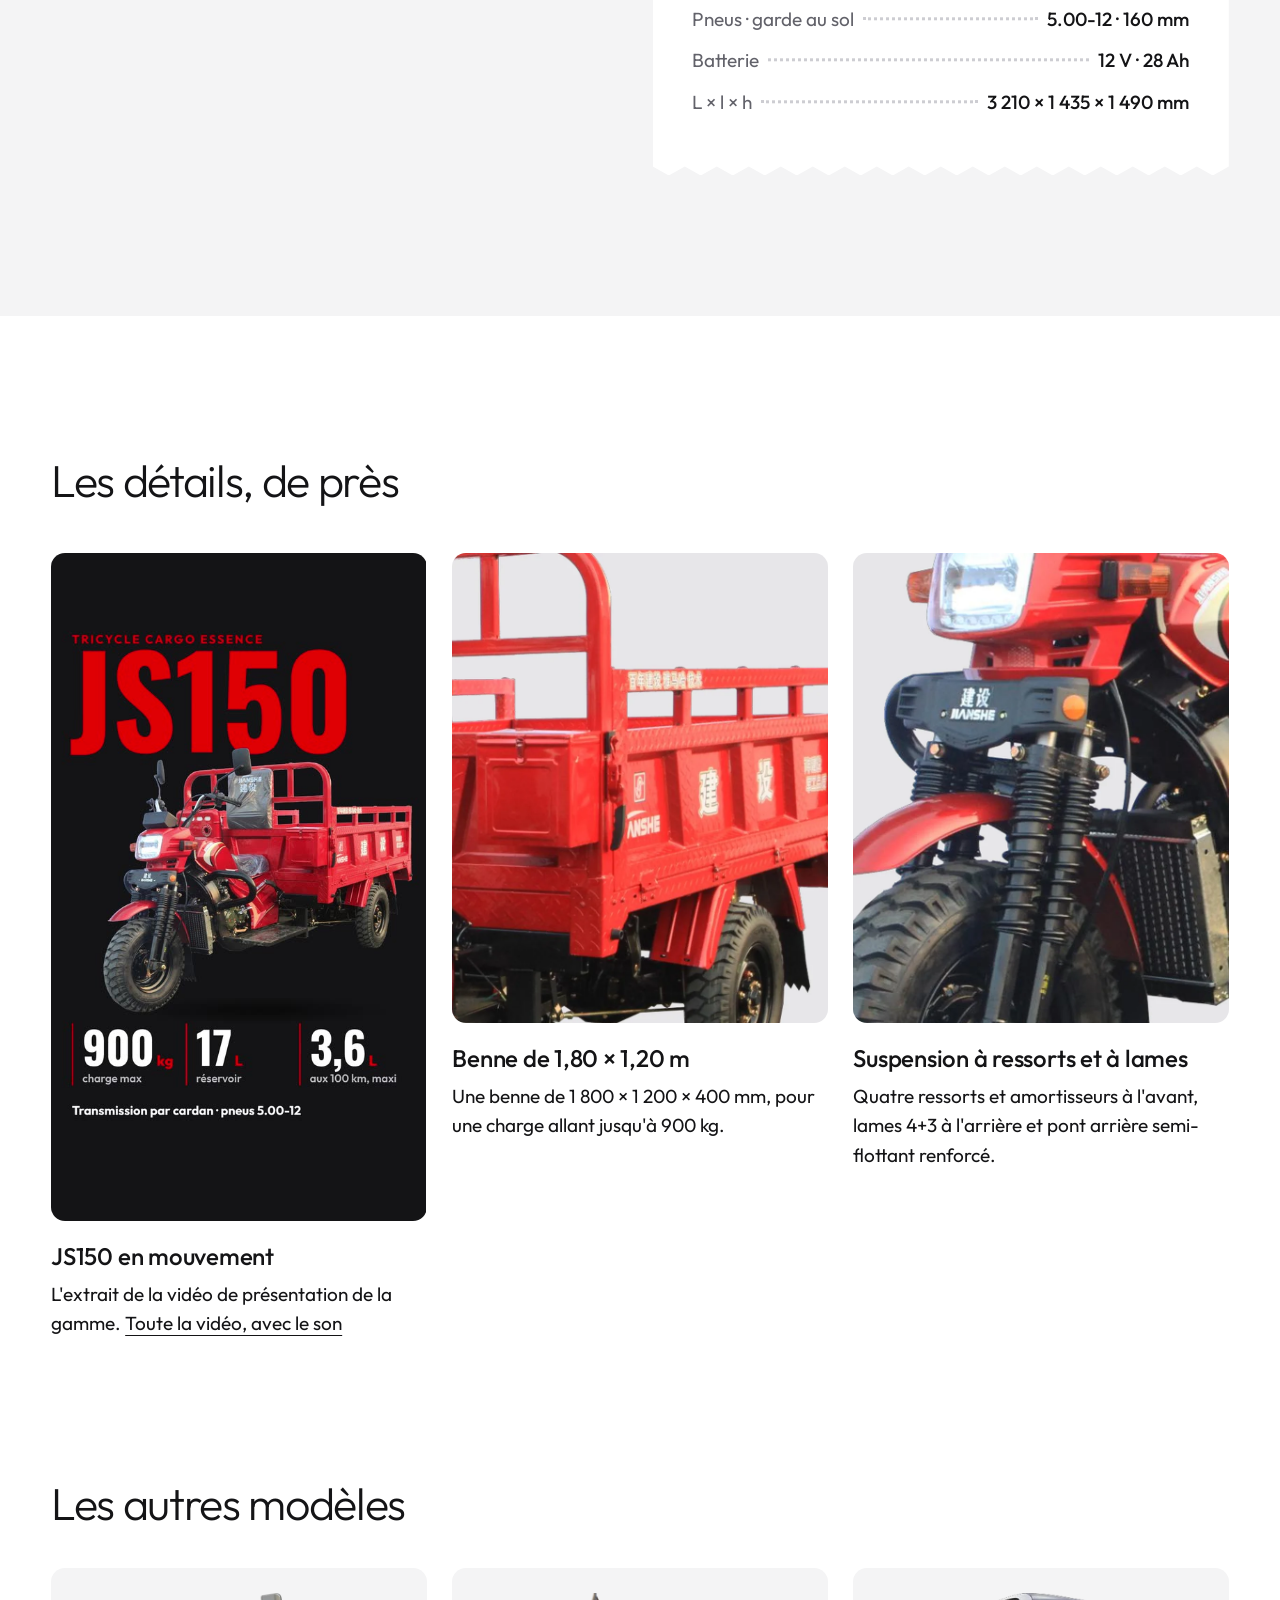
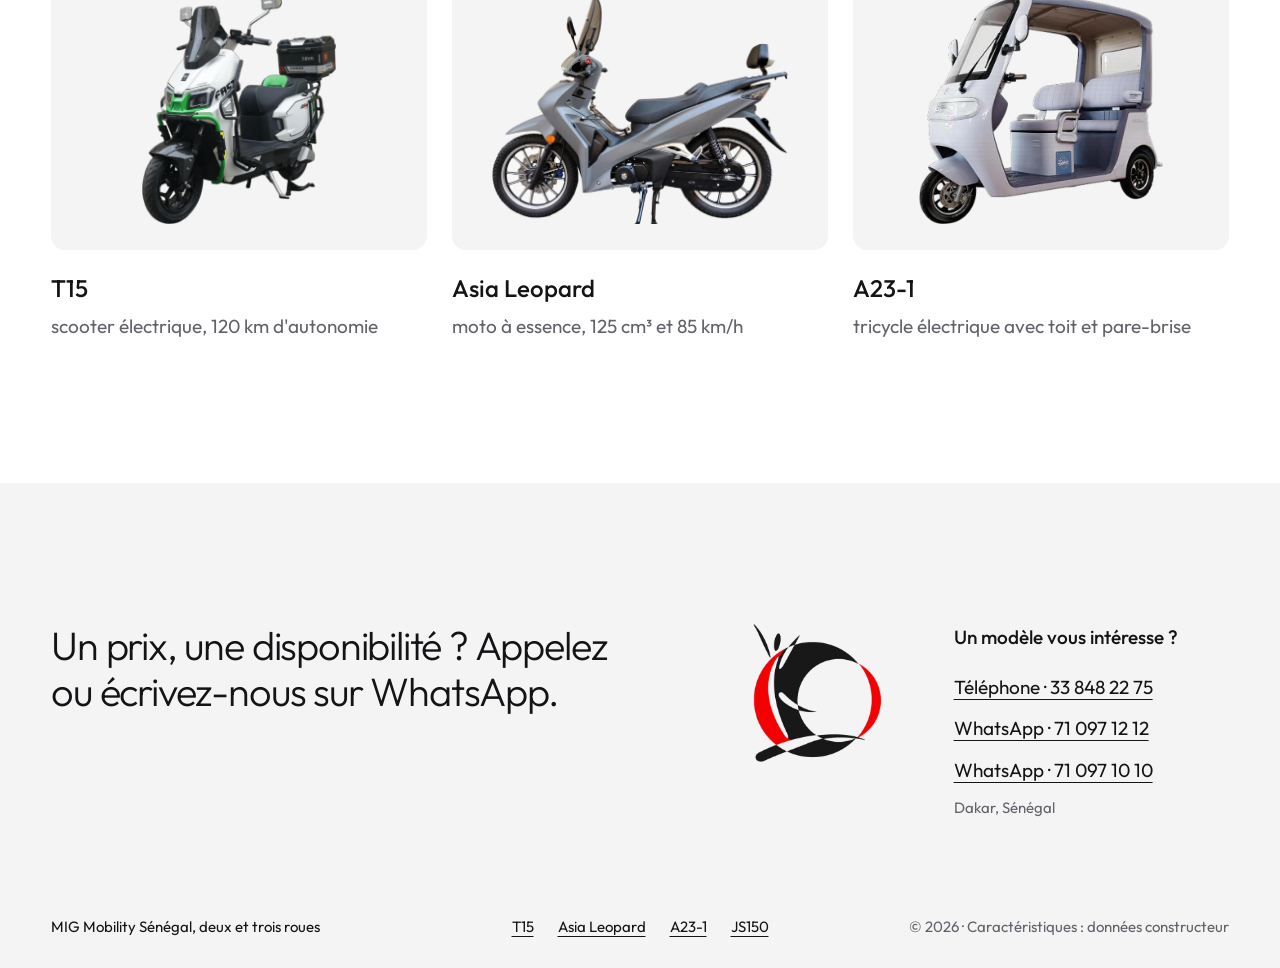
<file: js150.html>
<!doctype html>
<html lang="fr">
<head>
<meta charset="utf-8">
<meta name="viewport" content="width=device-width, initial-scale=1">
<title>Tricycle cargo JS150 à Dakar · MIG Mobility Sénégal</title>
<meta name="description" content="Le JS150 de MIG Mobility Sénégal : tricycle cargo à essence, jusqu&#x27;à 900 kg, benne de 1,80 × 1,20 m, 3,6 L aux 100 km. Fiche technique et prix sur WhatsApp.">
<meta name="theme-color" content="#18181A">
<meta property="og:type" content="website">
<meta property="og:title" content="Tricycle cargo JS150 à Dakar · MIG Mobility Sénégal">
<meta property="og:description" content="Le JS150 de MIG Mobility Sénégal : tricycle cargo à essence, jusqu&#x27;à 900 kg, benne de 1,80 × 1,20 m, 3,6 L aux 100 km. Fiche technique et prix sur WhatsApp.">
<meta property="og:image" content="assets/img/js150.webp">
<link rel="icon" href="assets/img/mig-mark.png">
<link rel="preconnect" href="https://fonts.googleapis.com">
<link rel="preconnect" href="https://fonts.gstatic.com" crossorigin>
<link href="https://fonts.googleapis.com/css2?family=Outfit:wght@200;300;400;500&display=swap" rel="stylesheet">
<link rel="stylesheet" href="styles.css">
<script>document.documentElement.classList.add('js')</script>
</head>
<body class="page-vehicle">
<a class="skip" href="#v-title">Aller au contenu</a>

<header class="bar">
  <a class="bar__brand" href="index.html" aria-label="MIG Mobility Sénégal, accueil"><img src="assets/img/mig-logo.png" alt="MIG Mobility" width="900" height="201"></a>
  <nav class="bar__nav" aria-label="Navigation principale">
    <a class="link" href="index.html#vehicules">Nos véhicules</a>
    <a class="link" href="index.html#kilometres">Vos kilomètres</a>
    <a class="link" href="#contact">Contact</a>
  </nav>
  <a class="bar__call link" href="tel:+221338482275">33 848 22 75</a>
</header>

<main id="top">
  <!-- ============ The vehicle on the MIG ring ============ -->
  <section class="vhero" data-field="black" aria-labelledby="v-title">
    <div class="vhero__read">
      <h1 class="head vhero__name" id="v-title" data-reveal style="--i:0">JS150</h1>
      <p class="lead vhero__lead" data-reveal style="--i:1">Tricycle cargo à essence, transmission par cardan, benne de 1,80 sur 1,20&nbsp;m.</p>
      <dl class="facts" data-reveal style="--i:2">
          <div><dt>Charge max</dt><dd><b class="display">900</b> kg</dd></div>
          <div><dt>Réservoir</dt><dd><b class="display">17</b> L</dd></div>
          <div><dt>Aux 100 km, maxi</dt><dd><b class="display">3,6</b> L</dd></div>
        </dl>
      <p class="vhero__more" data-reveal style="--i:3">60&nbsp;km/h et plus, pneus 5.00-12, suspension à ressorts et à lames.</p>
      <div class="vhero__act" data-reveal style="--i:4">
        <a class="button" href="https://wa.me/221710971212?text=Bonjour%20MIG%20Mobility%2C%20je%20voudrais%20le%20prix%20du%20tricycle%20cargo%20JS150.">Demander le prix du JS150</a>
        <p class="vhero__links"><a class="link-plain" href="assets/fiches/js150-fiche-technique-mig.pdf" download>Fiche technique (PDF)</a><a class="link-plain" href="index.html?v=js150#kilometres">Calculer vos kilomètres avec le JS150</a></p>
      </div>
    </div>
    <div class="vhero__stage" aria-hidden="true">
      <div class="plate">
        <svg class="plate__ring" viewBox="0 0 100 100"><circle cx="50" cy="50" r="47" /></svg>
        <div class="plate__disc"></div>
        <img class="plate__car is-on" src="assets/img/js150.webp" alt="Tricycle cargo JS150 rouge avec benne" width="1200" height="1025" fetchpriority="high">
      </div>
    </div>
  </section>

  <!-- ============ The spec sheet, printed ============ -->
  <section class="vsheet" data-field="red" id="fiche" aria-labelledby="fiche-title">
    <div class="vsheet__head">
      <h2 class="head" id="fiche-title" data-reveal>La fiche technique</h2>
      <p class="lead" data-reveal style="--i:1">Tous les chiffres du constructeur, sans arrondi. La fiche se télécharge en PDF, prête à imprimer.</p>
      <a class="button button--ink" data-reveal style="--i:2" href="assets/fiches/js150-fiche-technique-mig.pdf" download>Télécharger le PDF</a>
    </div>
    <div class="sheet" data-reveal style="--i:1">
      <h3 class="sheet__title">JS150</h3>
      <p class="sheet__kind">tricycle cargo à essence</p>
      <table class="menu">
          <tr><th scope="row">Réservoir</th><td>17 L d'essence</td></tr>
          <tr><th scope="row">Consommation</th><td>3,6 L/100 km au plus</td></tr>
          <tr><th scope="row">Vitesse max</th><td>60 km/h et plus</td></tr>
          <tr><th scope="row">Charge max</th><td>jusqu'à 900 kg</td></tr>
          <tr><th scope="row">Benne</th><td>1&nbsp;800 × 1&nbsp;200 × 400 mm</td></tr>
          <tr><th scope="row">Transmission</th><td>par arbre (cardan)</td></tr>
          <tr><th scope="row">Pont arrière</th><td>semi-flottant 220</td></tr>
          <tr><th scope="row">Freins</th><td>tambour AV et AR</td></tr>
          <tr><th scope="row">Suspension</th><td>4 ressorts AV · lames 4+3 AR</td></tr>
          <tr><th scope="row">Pneus · garde au sol</th><td>5.00-12 · 160 mm</td></tr>
          <tr><th scope="row">Batterie</th><td>12 V · 28 Ah</td></tr>
          <tr><th scope="row">L × l × h</th><td>3&nbsp;210 × 1&nbsp;435 × 1&nbsp;490 mm</td></tr>
      </table>
    </div>
  </section>

  <!-- ============ The details, close up ============ -->
  <section class="vdetails" aria-labelledby="details-title">
    <h2 class="head" id="details-title" data-reveal>Les détails, de près</h2>
    <div class="vdetails__row">
      <figure class="vdetail vdetail--film" data-reveal>
        <div class="vdetail__pic"><video src="assets/video/clip-js150.mp4" poster="assets/video/clip-js150.jpg" muted loop playsinline preload="none" data-inview width="540" height="960" aria-label="JS150 : extrait de la vidéo de présentation"></video></div>
        <figcaption><h3 class="vdetail__title">JS150 en mouvement</h3><p>L'extrait de la vidéo de présentation de la gamme. <a class="link-plain" href="assets/video/mig-gamme-son.mp4">Toute la vidéo, avec le son</a></p></figcaption>
      </figure>
      <figure class="vdetail" data-reveal style="--i:1">
        <div class="vdetail__pic" data-field="black"><img src="assets/img/detail-js150-benne.webp" alt="Benne du JS150" width="800" height="1000" loading="lazy"></div>
        <figcaption><h3 class="vdetail__title">Benne de 1,80 × 1,20 m</h3><p>Une benne de 1&nbsp;800 × 1&nbsp;200 × 400 mm, pour une charge allant jusqu'à 900 kg.</p></figcaption>
      </figure>
      <figure class="vdetail" data-reveal style="--i:2">
        <div class="vdetail__pic" data-field="black"><img src="assets/img/detail-js150-ressorts.webp" alt="Suspension avant à ressorts du JS150" width="800" height="1000" loading="lazy"></div>
        <figcaption><h3 class="vdetail__title">Suspension à ressorts et à lames</h3><p>Quatre ressorts et amortisseurs à l'avant, lames 4+3 à l'arrière et pont arrière semi-flottant renforcé.</p></figcaption>
      </figure>
    </div>
  </section>

  <!-- ============ The rest of the range ============ -->
  <section class="others" aria-labelledby="others-title">
    <h2 class="head" id="others-title" data-reveal>Les autres modèles</h2>
    <div class="others__row" data-reveal style="--i:1">
      <a class="other" href="t15.html">
        <span class="other__pic" data-field="red"><img src="assets/img/t15.webp" alt="" width="804" height="955" loading="lazy"></span>
        <span class="other__name">T15</span>
        <span class="other__kind">scooter électrique, 120 km d'autonomie</span>
      </a>
      <a class="other" href="asia-leopard.html">
        <span class="other__pic" data-field="black"><img src="assets/img/leopard.webp" alt="" width="1200" height="937" loading="lazy"></span>
        <span class="other__name">Asia Leopard</span>
        <span class="other__kind">moto à essence, 125 cm³ et 85 km/h</span>
      </a>
      <a class="other" href="a23-1.html">
        <span class="other__pic" data-field="red"><img src="assets/img/a23.webp" alt="" width="1194" height="1134" loading="lazy"></span>
        <span class="other__name">A23-1</span>
        <span class="other__kind">tricycle électrique avec toit et pare-brise</span>
      </a>
    </div>
  </section>

  <!-- ============ Contact ============ -->
  <section class="contact" id="contact" aria-labelledby="contact-title">
    <p class="contact__say">Un prix, une disponibilité&nbsp;? Appelez ou écrivez-nous sur WhatsApp.</p>
    <img class="contact__pic" src="assets/img/mig-mark.png" alt="Symbole de MIG Mobility" width="381" height="400" loading="lazy">
    <div class="contact__links">
      <h2 class="contact__q" id="contact-title">Un modèle vous intéresse ?</h2>
      <a class="link-plain" href="tel:+221338482275">Téléphone · 33 848 22 75</a>
      <a class="link-plain" href="https://wa.me/221710971212?text=Bonjour%20MIG%20Mobility%2C%20je%20voudrais%20des%20informations%20sur%20vos%20v%C3%A9hicules.">WhatsApp · 71 097 12 12</a>
      <a class="link-plain" href="https://wa.me/221710971010?text=Bonjour%20MIG%20Mobility%2C%20je%20voudrais%20des%20informations%20sur%20vos%20v%C3%A9hicules.">WhatsApp · 71 097 10 10</a>
      <p class="small muted">Dakar, Sénégal</p>
    </div>
  </section>
</main>

<footer class="foot">
  <p class="small">MIG Mobility Sénégal, deux et trois roues</p>
  <nav class="foot__links small" aria-label="Pied de page">
    <a class="link-plain" href="t15.html">T15</a>
    <a class="link-plain" href="asia-leopard.html">Asia Leopard</a>
    <a class="link-plain" href="a23-1.html">A23-1</a>
    <a class="link-plain" href="js150.html">JS150</a>
  </nav>
  <p class="small muted foot__right">© 2026 · Caractéristiques : données constructeur</p>
</footer>

<script src="app.js" defer></script>
</body>
</html>
</file>
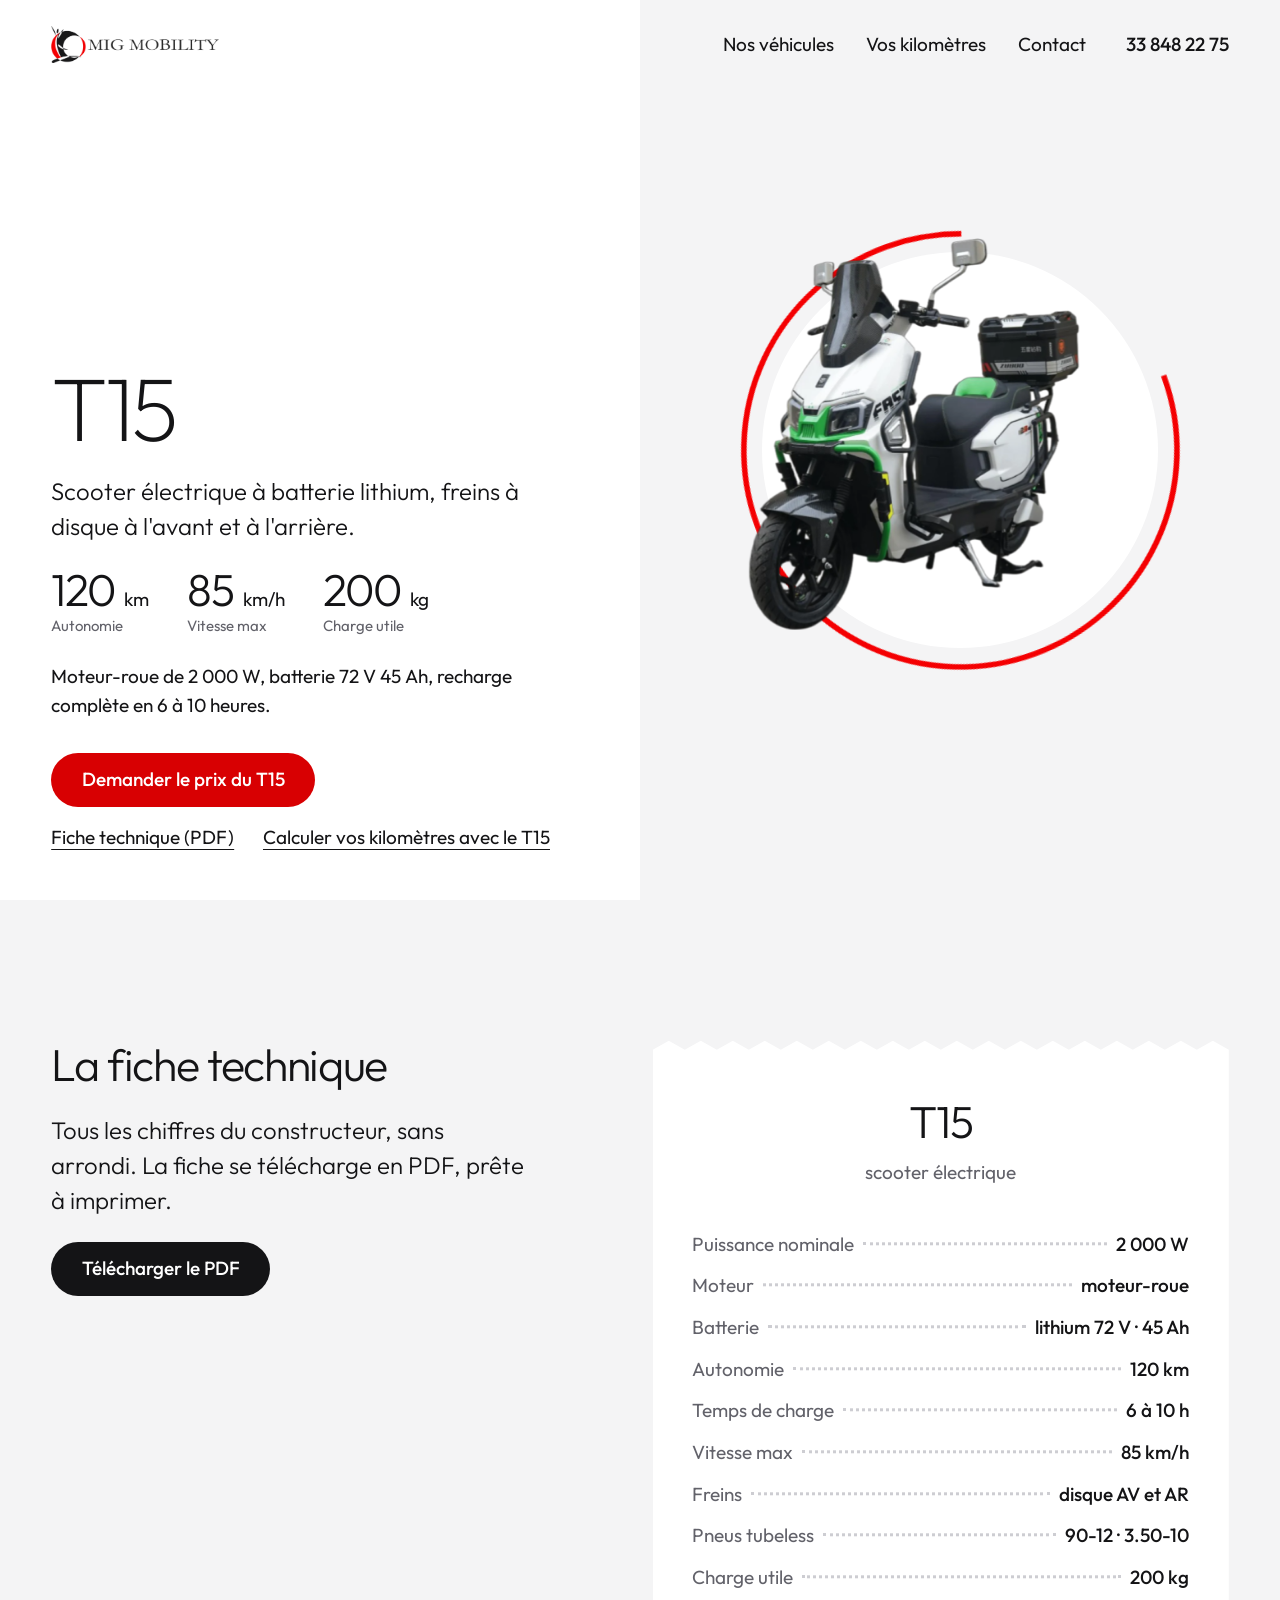
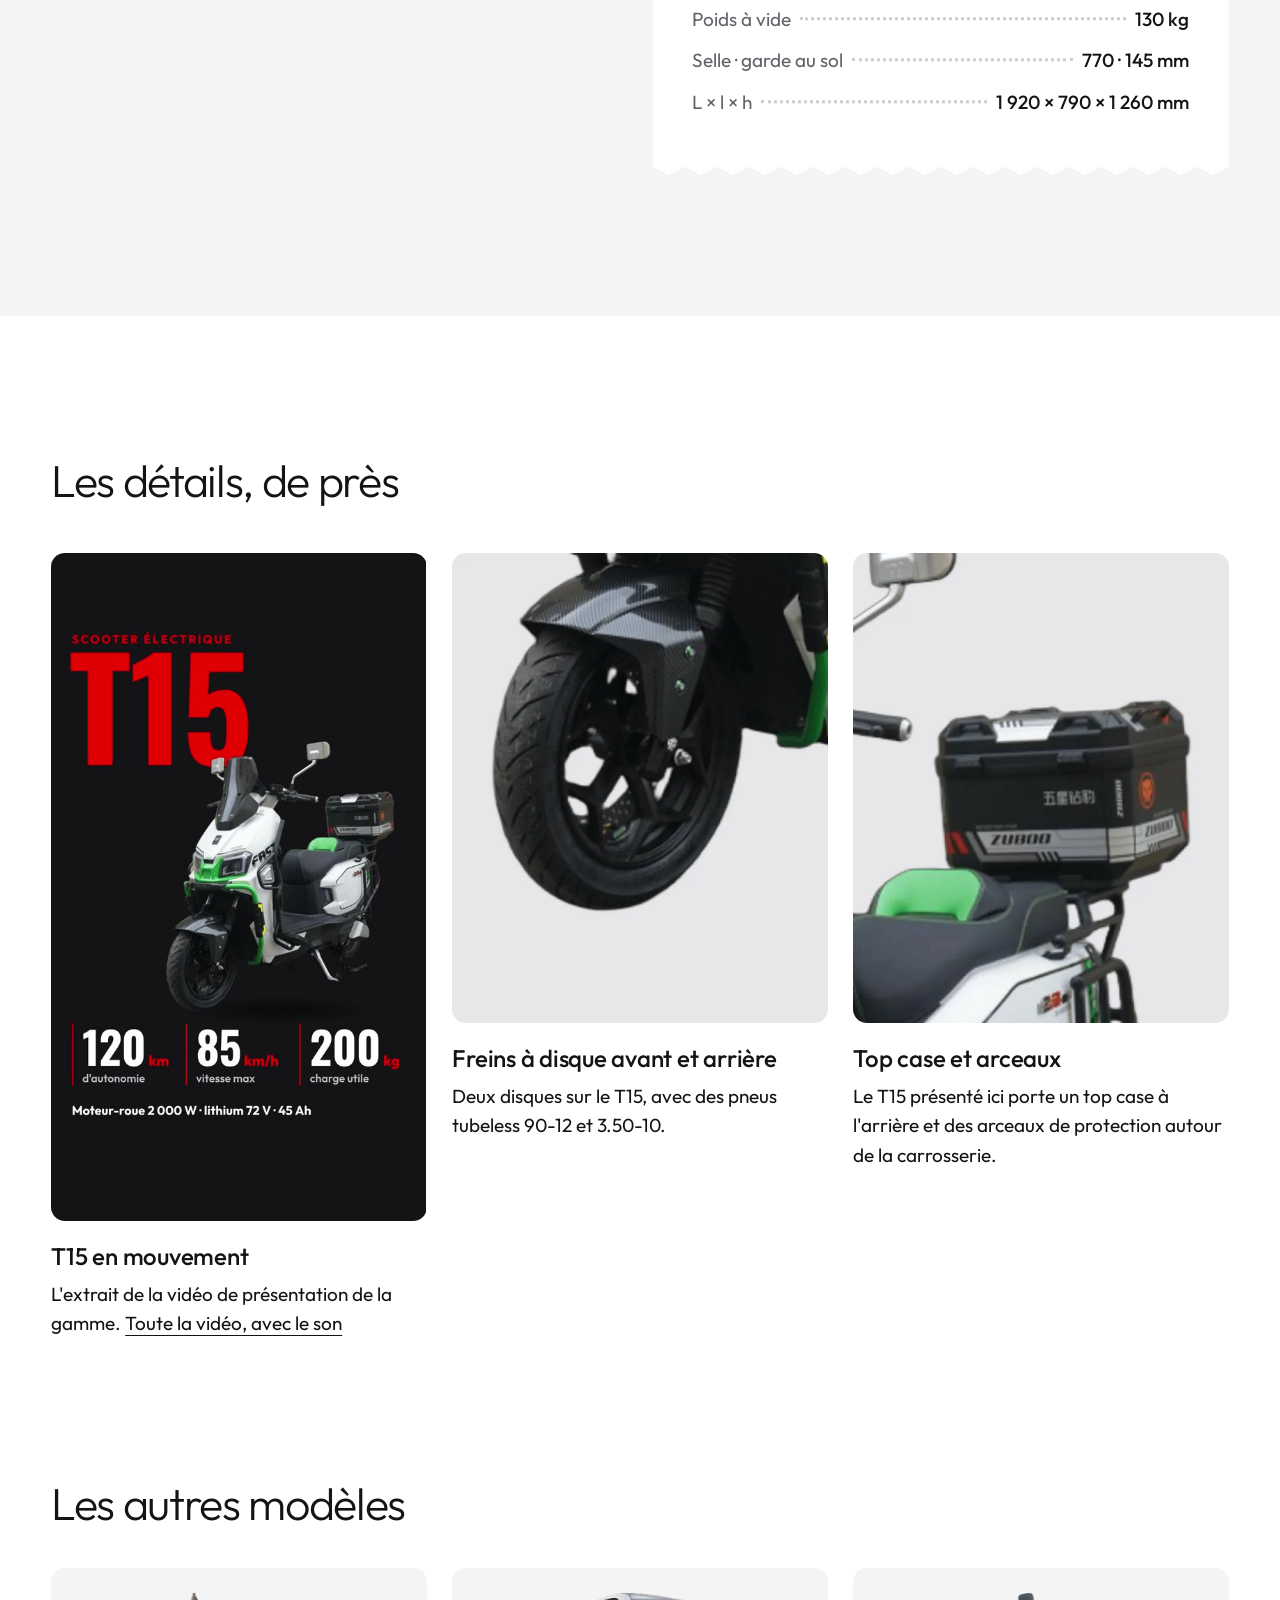
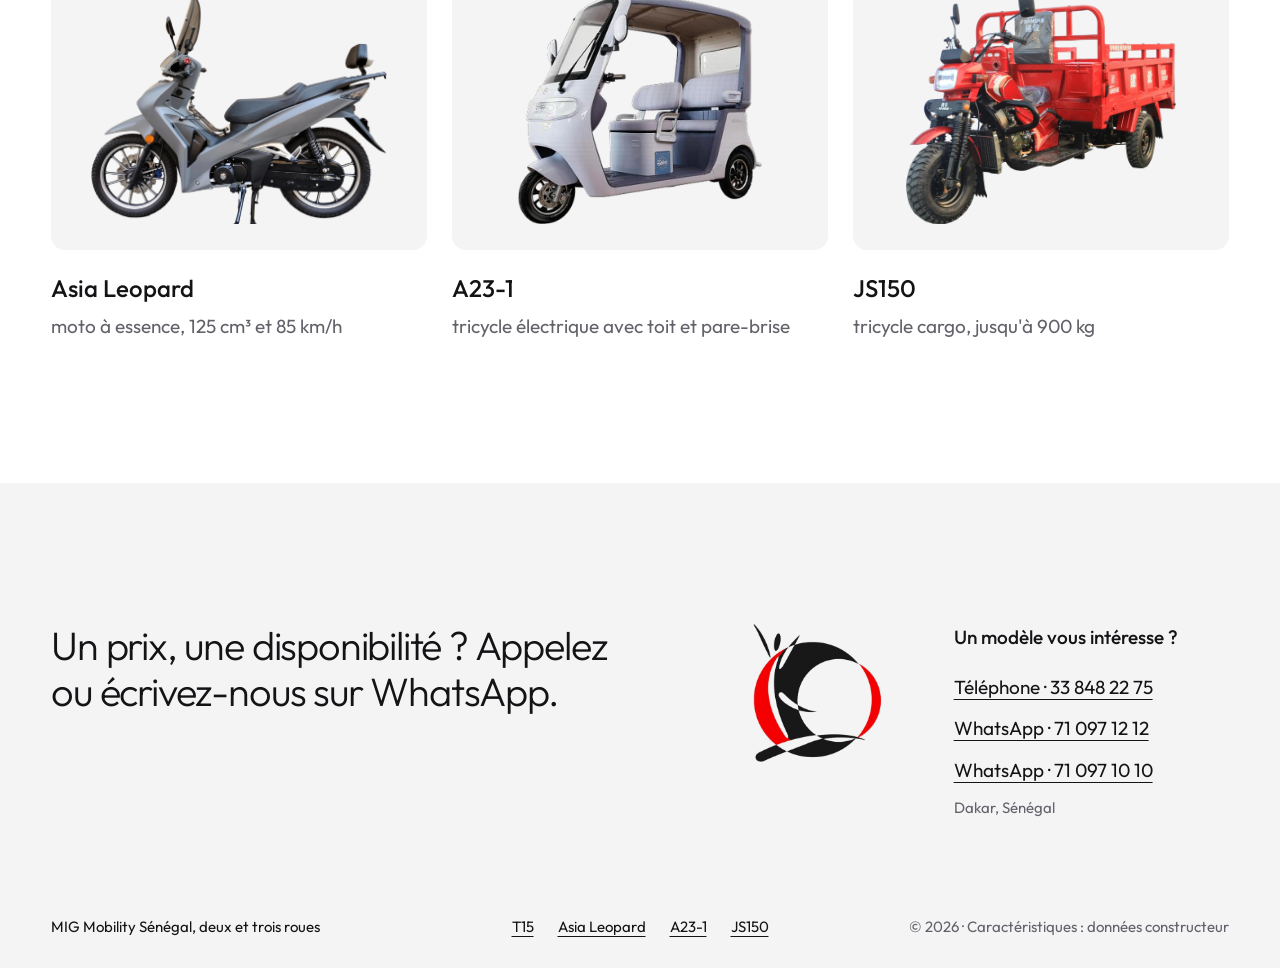
<file: t15.html>
<!doctype html>
<html lang="fr">
<head>
<meta charset="utf-8">
<meta name="viewport" content="width=device-width, initial-scale=1">
<title>Scooter électrique T15 à Dakar · MIG Mobility Sénégal</title>
<meta name="description" content="Le T15 de MIG Mobility Sénégal : scooter électrique, 120 km d&#x27;autonomie, 85 km/h, 200 kg de charge utile. Fiche technique et prix sur WhatsApp.">
<meta name="theme-color" content="#18181A">
<meta property="og:type" content="website">
<meta property="og:title" content="Scooter électrique T15 à Dakar · MIG Mobility Sénégal">
<meta property="og:description" content="Le T15 de MIG Mobility Sénégal : scooter électrique, 120 km d&#x27;autonomie, 85 km/h, 200 kg de charge utile. Fiche technique et prix sur WhatsApp.">
<meta property="og:image" content="assets/img/t15.webp">
<link rel="icon" href="assets/img/mig-mark.png">
<link rel="preconnect" href="https://fonts.googleapis.com">
<link rel="preconnect" href="https://fonts.gstatic.com" crossorigin>
<link href="https://fonts.googleapis.com/css2?family=Outfit:wght@200;300;400;500&display=swap" rel="stylesheet">
<link rel="stylesheet" href="styles.css">
<script>document.documentElement.classList.add('js')</script>
</head>
<body class="page-vehicle">
<a class="skip" href="#v-title">Aller au contenu</a>

<header class="bar">
  <a class="bar__brand" href="index.html" aria-label="MIG Mobility Sénégal, accueil"><img src="assets/img/mig-logo.png" alt="MIG Mobility" width="900" height="201"></a>
  <nav class="bar__nav" aria-label="Navigation principale">
    <a class="link" href="index.html#vehicules">Nos véhicules</a>
    <a class="link" href="index.html#kilometres">Vos kilomètres</a>
    <a class="link" href="#contact">Contact</a>
  </nav>
  <a class="bar__call link" href="tel:+221338482275">33 848 22 75</a>
</header>

<main id="top">
  <!-- ============ The vehicle on the MIG ring ============ -->
  <section class="vhero" data-field="red" aria-labelledby="v-title">
    <div class="vhero__read">
      <h1 class="head vhero__name" id="v-title" data-reveal style="--i:0">T15</h1>
      <p class="lead vhero__lead" data-reveal style="--i:1">Scooter électrique à batterie lithium, freins à disque à l'avant et à l'arrière.</p>
      <dl class="facts" data-reveal style="--i:2">
          <div><dt>Autonomie</dt><dd><b class="display">120</b> km</dd></div>
          <div><dt>Vitesse max</dt><dd><b class="display">85</b> km/h</dd></div>
          <div><dt>Charge utile</dt><dd><b class="display">200</b> kg</dd></div>
        </dl>
      <p class="vhero__more" data-reveal style="--i:3">Moteur-roue de 2&nbsp;000&nbsp;W, batterie 72&nbsp;V 45&nbsp;Ah, recharge complète en 6 à 10&nbsp;heures.</p>
      <div class="vhero__act" data-reveal style="--i:4">
        <a class="button" href="https://wa.me/221710971212?text=Bonjour%20MIG%20Mobility%2C%20je%20voudrais%20le%20prix%20du%20T15.">Demander le prix du T15</a>
        <p class="vhero__links"><a class="link-plain" href="assets/fiches/t15-fiche-technique-mig.pdf" download>Fiche technique (PDF)</a><a class="link-plain" href="index.html?v=t15#kilometres">Calculer vos kilomètres avec le T15</a></p>
      </div>
    </div>
    <div class="vhero__stage" aria-hidden="true">
      <div class="plate">
        <svg class="plate__ring" viewBox="0 0 100 100"><circle cx="50" cy="50" r="47" /></svg>
        <div class="plate__disc"></div>
        <img class="plate__car is-on" src="assets/img/t15.webp" alt="Scooter électrique T15 blanc et vert, avec top case" width="804" height="955" fetchpriority="high">
      </div>
    </div>
  </section>

  <!-- ============ The spec sheet, printed ============ -->
  <section class="vsheet" data-field="black" id="fiche" aria-labelledby="fiche-title">
    <div class="vsheet__head">
      <h2 class="head" id="fiche-title" data-reveal>La fiche technique</h2>
      <p class="lead" data-reveal style="--i:1">Tous les chiffres du constructeur, sans arrondi. La fiche se télécharge en PDF, prête à imprimer.</p>
      <a class="button button--ink" data-reveal style="--i:2" href="assets/fiches/t15-fiche-technique-mig.pdf" download>Télécharger le PDF</a>
    </div>
    <div class="sheet" data-reveal style="--i:1">
      <h3 class="sheet__title">T15</h3>
      <p class="sheet__kind">scooter électrique</p>
      <table class="menu">
          <tr><th scope="row">Puissance nominale</th><td>2&nbsp;000 W</td></tr>
          <tr><th scope="row">Moteur</th><td>moteur-roue</td></tr>
          <tr><th scope="row">Batterie</th><td>lithium 72 V · 45 Ah</td></tr>
          <tr><th scope="row">Autonomie</th><td>120 km</td></tr>
          <tr><th scope="row">Temps de charge</th><td>6 à 10 h</td></tr>
          <tr><th scope="row">Vitesse max</th><td>85 km/h</td></tr>
          <tr><th scope="row">Freins</th><td>disque AV et AR</td></tr>
          <tr><th scope="row">Pneus tubeless</th><td>90-12 · 3.50-10</td></tr>
          <tr><th scope="row">Charge utile</th><td>200 kg</td></tr>
          <tr><th scope="row">Poids à vide</th><td>130 kg</td></tr>
          <tr><th scope="row">Selle · garde au sol</th><td>770 · 145 mm</td></tr>
          <tr><th scope="row">L × l × h</th><td>1&nbsp;920 × 790 × 1&nbsp;260 mm</td></tr>
      </table>
    </div>
  </section>

  <!-- ============ The details, close up ============ -->
  <section class="vdetails" aria-labelledby="details-title">
    <h2 class="head" id="details-title" data-reveal>Les détails, de près</h2>
    <div class="vdetails__row">
      <figure class="vdetail vdetail--film" data-reveal>
        <div class="vdetail__pic"><video src="assets/video/clip-t15.mp4" poster="assets/video/clip-t15.jpg" muted loop playsinline preload="none" data-inview width="540" height="960" aria-label="T15 : extrait de la vidéo de présentation"></video></div>
        <figcaption><h3 class="vdetail__title">T15 en mouvement</h3><p>L'extrait de la vidéo de présentation de la gamme. <a class="link-plain" href="assets/video/mig-gamme-son.mp4">Toute la vidéo, avec le son</a></p></figcaption>
      </figure>
      <figure class="vdetail" data-reveal style="--i:1">
        <div class="vdetail__pic" data-field="red"><img src="assets/img/detail-t15-frein.webp" alt="Roue avant et disque de frein du T15" width="800" height="1000" loading="lazy"></div>
        <figcaption><h3 class="vdetail__title">Freins à disque avant et arrière</h3><p>Deux disques sur le T15, avec des pneus tubeless 90-12 et 3.50-10.</p></figcaption>
      </figure>
      <figure class="vdetail" data-reveal style="--i:2">
        <div class="vdetail__pic" data-field="red"><img src="assets/img/detail-t15-topcase.webp" alt="Top case du T15" width="800" height="1000" loading="lazy"></div>
        <figcaption><h3 class="vdetail__title">Top case et arceaux</h3><p>Le T15 présenté ici porte un top case à l'arrière et des arceaux de protection autour de la carrosserie.</p></figcaption>
      </figure>
    </div>
  </section>

  <!-- ============ The rest of the range ============ -->
  <section class="others" aria-labelledby="others-title">
    <h2 class="head" id="others-title" data-reveal>Les autres modèles</h2>
    <div class="others__row" data-reveal style="--i:1">
      <a class="other" href="asia-leopard.html">
        <span class="other__pic" data-field="black"><img src="assets/img/leopard.webp" alt="" width="1200" height="937" loading="lazy"></span>
        <span class="other__name">Asia Leopard</span>
        <span class="other__kind">moto à essence, 125 cm³ et 85 km/h</span>
      </a>
      <a class="other" href="a23-1.html">
        <span class="other__pic" data-field="red"><img src="assets/img/a23.webp" alt="" width="1194" height="1134" loading="lazy"></span>
        <span class="other__name">A23-1</span>
        <span class="other__kind">tricycle électrique avec toit et pare-brise</span>
      </a>
      <a class="other" href="js150.html">
        <span class="other__pic" data-field="black"><img src="assets/img/js150.webp" alt="" width="1200" height="1025" loading="lazy"></span>
        <span class="other__name">JS150</span>
        <span class="other__kind">tricycle cargo, jusqu'à 900 kg</span>
      </a>
    </div>
  </section>

  <!-- ============ Contact ============ -->
  <section class="contact" id="contact" aria-labelledby="contact-title">
    <p class="contact__say">Un prix, une disponibilité&nbsp;? Appelez ou écrivez-nous sur WhatsApp.</p>
    <img class="contact__pic" src="assets/img/mig-mark.png" alt="Symbole de MIG Mobility" width="381" height="400" loading="lazy">
    <div class="contact__links">
      <h2 class="contact__q" id="contact-title">Un modèle vous intéresse ?</h2>
      <a class="link-plain" href="tel:+221338482275">Téléphone · 33 848 22 75</a>
      <a class="link-plain" href="https://wa.me/221710971212?text=Bonjour%20MIG%20Mobility%2C%20je%20voudrais%20des%20informations%20sur%20vos%20v%C3%A9hicules.">WhatsApp · 71 097 12 12</a>
      <a class="link-plain" href="https://wa.me/221710971010?text=Bonjour%20MIG%20Mobility%2C%20je%20voudrais%20des%20informations%20sur%20vos%20v%C3%A9hicules.">WhatsApp · 71 097 10 10</a>
      <p class="small muted">Dakar, Sénégal</p>
    </div>
  </section>
</main>

<footer class="foot">
  <p class="small">MIG Mobility Sénégal, deux et trois roues</p>
  <nav class="foot__links small" aria-label="Pied de page">
    <a class="link-plain" href="t15.html">T15</a>
    <a class="link-plain" href="asia-leopard.html">Asia Leopard</a>
    <a class="link-plain" href="a23-1.html">A23-1</a>
    <a class="link-plain" href="js150.html">JS150</a>
  </nav>
  <p class="small muted foot__right">© 2026 · Caractéristiques : données constructeur</p>
</footer>

<script src="app.js" defer></script>
</body>
</html>
</file>
<file: styles.css>
/* MIG Mobility Sénégal · home page and vehicle pages
   White leads. MIG red marks the action and the ring; ink carries the words; a pale grey holds the vehicles.
   One face, Outfit, the one the brand's flyers and film use. */

:root {
  --paper: #FFFFFF;
  --surface: #F4F4F5;         /* the studio plate the vehicles stand on */
  --surface-2: #E9E9EC;
  --ink: #141416;
  --muted: #62626A;
  --accent: #D80002;          /* the action: MIG red, deepened for white text */
  --accent-ink: #FFFFFF;
  --red: #F40002;             /* MIG red, for the ring */

  --font: "Outfit", "Helvetica Neue", Arial, sans-serif;
  --step-small: clamp(0.875rem, 0.84rem + 0.15vw, 0.9375rem);
  --step-body: clamp(1.0625rem, 1rem + 0.25vw, 1.1875rem);
  --step-lead: clamp(1.1875rem, 1.05rem + 0.6vw, 1.5rem);
  --step-head: clamp(2rem, 1.2rem + 2vw, 3.25rem);
  --step-display: clamp(2.75rem, 1.5rem + 3.4vw, 5rem);
  --step-hero: clamp(2.5rem, 5vw, 4.75rem);

  --margin: clamp(1rem, 2.4vw, 2.5rem);
  --pad: clamp(1.25rem, 4vw, 4.5rem);
  --gutter: clamp(1rem, 2vw, 2rem);
  --section: clamp(6.5rem, 11vw, 12rem);
  --round: 14px;              /* the pictures' corners */
  --plate: min(36vw, 70svh);

  --ease-out: cubic-bezier(0.22, 1, 0.36, 1);
  --ease-in-out: cubic-bezier(0.76, 0, 0.24, 1);
  --t-press: 140ms;
  --t-hover: 180ms;
}

/* ---------- reset ---------- */
*, *::before, *::after { box-sizing: border-box; }
html { -webkit-text-size-adjust: 100%; text-size-adjust: 100%; }
body { margin: 0; background: var(--paper); color: var(--ink); font-family: var(--font); font-size: var(--step-body); font-weight: 400; line-height: 1.55; -webkit-font-smoothing: antialiased; text-rendering: optimizeLegibility; }
h1, h2, h3, h4, p, figure, ul, dl, dd { margin: 0; }
ul { padding: 0; list-style: none; }
img, video, svg { display: block; max-width: 100%; }
img, video { height: auto; }
button, input { font: inherit; color: inherit; }
button { background: none; border: 0; padding: 0; cursor: pointer; }
a { color: inherit; }
b, strong { font-weight: 500; }
:target { scroll-margin-top: 2rem; }
::selection { background: var(--accent); color: var(--accent-ink); }
:focus-visible { outline: 2px solid var(--accent); outline-offset: 3px; }
.sr-only { position: absolute; width: 1px; height: 1px; overflow: hidden; clip-path: inset(50%); white-space: nowrap; }
.skip { position: absolute; left: var(--margin); top: -4rem; z-index: 20; background: var(--ink); color: var(--paper); padding: 0.6rem 1rem; }
.skip:focus { top: 1rem; }

/* ---------- type ---------- */
h1, h2, h3, h4 { font-weight: 300; text-wrap: balance; }
.head { font-size: var(--step-head); line-height: 1.08; letter-spacing: -0.03em; }
.display { font-size: var(--step-display); line-height: 1; letter-spacing: -0.035em; font-weight: 300; }
.lead { font-size: var(--step-lead); line-height: 1.45; font-weight: 300; }
.small { font-size: var(--step-small); line-height: 1.5; }
.muted { color: var(--muted); }
.nums { font-variant-numeric: tabular-nums; }
p { text-wrap: pretty; }

/* ---------- controls ---------- */
.button { display: inline-flex; align-items: center; justify-content: center; min-height: 3.375rem; padding: 0 1.9rem; border-radius: 999px; background: var(--accent); color: var(--accent-ink); font-weight: 500; text-decoration: none; transition: transform var(--t-press) var(--ease-out), background-color var(--t-hover) ease, color var(--t-hover) ease; }
.button:active { transform: scale(0.97); }
.button--ink { background: var(--ink); color: #FFFFFF; }
.link { text-decoration: underline; text-decoration-color: transparent; text-underline-offset: 0.25em; text-decoration-thickness: 1px; transition: text-decoration-color var(--t-hover) ease, color var(--t-hover) ease; }
.link-plain { text-decoration: underline; text-underline-offset: 0.25em; text-decoration-thickness: 1px; transition: color var(--t-hover) ease, text-decoration-color var(--t-hover) ease; }
@media (hover: hover) and (pointer: fine) {
  .button:hover { background: var(--ink); }
  .button--ink:hover { background: var(--accent); }
  .link:hover { text-decoration-color: currentColor; }
  .link-plain:hover { color: var(--accent); }
}

/* ---------- the bar ---------- */
.bar { position: absolute; z-index: 10; top: 0; left: 0; right: 0; display: flex; align-items: center; gap: 2.5rem; padding: 1.6rem var(--pad); }
.bar__brand { display: inline-block; margin-right: auto; }
.bar__brand img { width: 168px; height: auto; }
.bar__nav { display: flex; gap: 2rem; }
.bar__nav a { text-decoration-color: transparent; }
.bar__call { font-weight: 500; }

/* ---------- the film (home) ---------- */
.hero { position: relative; min-height: 100svh; display: flex; flex-direction: column; justify-content: flex-end; padding: 10rem var(--pad) 3rem; background: var(--paper); overflow: clip; }
.hero__media, .hero__still { position: absolute; inset: 0; }
.hero__still img, .hero__video { position: absolute; inset: 0; width: 100%; height: 100%; object-fit: cover; object-position: 30% 50%; }
.hero__text { position: relative; display: flex; flex-direction: column; align-items: flex-start; gap: 1.5rem; max-width: 42vw; }
.hero h1 { font-size: var(--step-hero); line-height: 1.04; letter-spacing: -0.035em; }
.hero__lead { max-width: 34ch; }
.hero__now { position: absolute; right: var(--pad); bottom: 3rem; display: flex; align-items: baseline; gap: 1.6rem; font-size: var(--step-small); }
.hero__toggle { min-height: 2.75rem; color: var(--muted); text-decoration: underline; text-underline-offset: 0.25em; text-decoration-thickness: 1px; }
@media (hover: hover) and (pointer: fine) { .hero__toggle:hover { color: var(--ink); } }
/* upright screens: the film above, the words under it, never on top of a vehicle */
@media (orientation: portrait) {
  .hero { min-height: 0; padding: 0 var(--margin) 2.5rem; }
  .hero__media { position: relative; inset: auto; height: min(calc(100vw * 1000 / 1080), 50svh); margin: 0 calc(var(--margin) * -1) 1.5rem; }
  .hero__still img, .hero__video { object-fit: contain; object-position: 50% 50%; }
  .hero__text { max-width: none; }
  .hero__now { position: relative; right: auto; bottom: auto; margin-top: 1.25rem; justify-content: space-between; }
}

/* ---------- the showroom ---------- */
.showroom { display: grid; grid-template-columns: 1fr 1fr; align-items: start; }
.showroom__read { padding-inline: var(--pad); }
.entry { min-height: 82svh; display: flex; flex-direction: column; justify-content: center; gap: 1.6rem; padding-block: 9svh; }
.entry h2 { font-size: var(--step-hero); line-height: 1; letter-spacing: -0.035em; }
.entry__what { font-size: var(--step-lead); font-weight: 300; line-height: 1.45; max-width: 30ch; }
.entry__more { max-width: 40ch; }
.entry__links { display: flex; flex-wrap: wrap; gap: 0.6rem 1.8rem; }
.entry__pic { display: none; }
.facts { display: grid; grid-template-columns: repeat(3, auto); justify-content: start; gap: 0 clamp(1.5rem, 3vw, 3rem); }
.facts > div { display: flex; flex-direction: column-reverse; }
.facts dt { font-size: var(--step-small); color: var(--muted); }
.facts dd { white-space: nowrap; }
.facts .display { font-size: var(--step-head); margin-right: 0.12em; }

.showroom__stage { --disc: #FFFFFF; --ring: var(--red); position: sticky; top: 0; height: 100svh; background: var(--surface); display: grid; place-items: center; overflow: hidden; }
.showroom__stage[data-active="leopard"], .showroom__stage[data-active="js150"] { --ring: var(--ink); }
.plate { position: relative; width: var(--plate); aspect-ratio: 1; }
.plate__disc { position: absolute; inset: 7%; border-radius: 50%; background: var(--disc); }
.plate__ring { position: absolute; inset: 0; width: 100%; height: 100%; transform: rotate(var(--turn, -20deg)); transition: transform 900ms var(--ease-out); }
.plate__ring circle { fill: none; stroke: var(--ring); stroke-width: 1.2; stroke-dasharray: 238 57; transition: stroke 700ms var(--ease-in-out); }
.plate__car { position: absolute; left: -10%; right: -10%; top: 4%; bottom: 11%; width: 120%; height: 85%; object-fit: contain; object-position: center bottom; opacity: 0; transform: translateX(var(--from, 16%)); transition: opacity 500ms ease, transform 800ms var(--ease-out); }
.plate__car.is-on { opacity: 1; transform: none; }
.stage__caption { position: absolute; left: 50%; bottom: max(2.5rem, calc(50svh - var(--plate) / 2 - 4rem)); transform: translateX(calc(var(--plate) / -2)); display: flex; gap: 0.6rem; }

/* ---------- a vehicle's page ---------- */
.vhero { display: grid; grid-template-columns: 1fr 1fr; min-height: 100svh; }
.vhero__read { display: flex; flex-direction: column; justify-content: flex-end; align-items: flex-start; gap: 1.5rem; padding: 10rem var(--pad) 3rem; }
.vhero__name { font-size: clamp(3.25rem, 7vw, 8rem); line-height: 0.95; letter-spacing: -0.04em; font-weight: 200; }
.vhero__lead { max-width: 30ch; }
.vhero__more { max-width: 40ch; }
.vhero__act { display: flex; flex-wrap: wrap; align-items: center; gap: 1rem 2rem; margin-top: 0.5rem; }
.vhero__links { display: flex; flex-wrap: wrap; gap: 0.6rem 1.8rem; }
.vhero__stage { --disc: #FFFFFF; --ring: var(--red); position: relative; display: grid; place-items: center; background: var(--surface); overflow: clip; }
.vhero[data-field="black"] .vhero__stage { --ring: var(--ink); }
@media (prefers-reduced-motion: no-preference) {
  .js .vhero .plate__car { animation: car-in 1100ms var(--ease-out) 150ms both; }
  .js .vhero .plate__ring { animation: ring-in 1400ms var(--ease-out) both; }
}
@keyframes car-in { from { opacity: 0; transform: translateX(18%); } }
@keyframes ring-in { from { transform: rotate(-120deg); } }

.vsheet { display: grid; grid-template-columns: repeat(12, minmax(0, 1fr)); column-gap: var(--gutter); align-items: start; padding: var(--section) var(--pad); background: var(--surface); }
.vsheet__head { grid-column: 1 / span 5; position: sticky; top: 14vh; display: grid; justify-items: start; gap: 1.5rem; }
.vsheet__head .lead { max-width: 30ch; }
.vsheet .sheet { grid-column: 7 / span 6; }
.sheet__kind { text-align: center; color: var(--muted); margin: -1.75rem 0 2.25rem; }

.vdetails { padding: var(--section) var(--pad); }
.vdetails > h2 { margin-bottom: 3rem; }
.vdetails__row { display: grid; grid-template-columns: repeat(3, minmax(0, 1fr)); gap: var(--gutter); align-items: start; }
.vdetail { margin: 0; }
.vdetail__pic { aspect-ratio: 9 / 16; max-height: 80svh; width: 100%; border-radius: var(--round); background: var(--surface); overflow: clip; }
.vdetail__pic img, .vdetail__pic video { width: 100%; height: 100%; object-fit: cover; }
.vdetail--film .vdetail__pic { background: var(--ink); }
.vdetail:not(.vdetail--film) .vdetail__pic { aspect-ratio: 4 / 5; }
.vdetail__pic--field img { object-fit: contain; padding: 9%; }
.vdetail figcaption { display: grid; gap: 0.5rem; margin-top: 1.25rem; max-width: 38ch; }
.vdetail__title { font-size: var(--step-lead); font-weight: 500; line-height: 1.3; letter-spacing: -0.01em; }

.others { padding: 0 var(--pad) var(--section); }
.others > h2 { margin-bottom: 2.5rem; }
.others__row { display: grid; grid-template-columns: repeat(3, minmax(0, 1fr)); gap: var(--gutter); }
.other { display: grid; gap: 0.35rem; text-decoration: none; }
.other__pic { position: relative; display: block; aspect-ratio: 4 / 3; margin-bottom: 0.9rem; border-radius: var(--round); background: var(--surface); overflow: clip; }
.other__pic img { position: absolute; inset: 9%; width: 82%; height: 82%; object-fit: contain; transition: transform 600ms var(--ease-out); }
.other__name { font-size: var(--step-lead); font-weight: 500; text-decoration: underline; text-decoration-color: transparent; text-underline-offset: 0.25em; text-decoration-thickness: 1px; transition: text-decoration-color var(--t-hover) ease; }
.other__kind { color: var(--muted); }
@media (hover: hover) and (pointer: fine) { .other:hover .other__name { text-decoration-color: currentColor; } .other:hover .other__pic img { transform: scale(1.04); } }

/* ---------- your kilometres ---------- */
.km { display: grid; grid-template-columns: 1fr 1fr; grid-template-rows: auto 1fr; grid-template-areas: "plate head" "plate side"; gap: 2rem var(--pad); min-height: 88svh; padding: var(--section) var(--pad) calc(var(--section) * 0.8); align-items: center; background: var(--surface); }
.km__title { grid-area: head; align-self: end; }
.km__plate { grid-area: plate; position: relative; aspect-ratio: 1; width: 100%; max-width: 78svh; justify-self: center; border-radius: var(--round); background: var(--paper); }
.km__ring { position: absolute; inset: 6%; width: 88%; height: 88%; transform: rotate(-90deg); }
.km__track, .km__fill { fill: none; stroke-width: 1.6; }
.km__track { stroke: var(--surface-2); }
.km__fill { stroke: var(--red); stroke-dasharray: var(--fill, 67) 100; transition: stroke-dasharray 500ms var(--ease-out); }
.km__fill.is-over { stroke: var(--ink); }
.km__car { position: absolute; left: 12%; right: 12%; top: 16%; bottom: 20%; width: 76%; height: 64%; object-fit: contain; object-position: center bottom; opacity: 0; transition: opacity 400ms ease, transform 600ms var(--ease-out); transform: scale(0.96); }
.km__car.is-on { opacity: 1; transform: none; }
.km__side { grid-area: side; display: flex; flex-direction: column; justify-content: space-between; gap: 2.5rem; align-self: stretch; padding-block: 1rem; max-width: 40rem; }
.km__tabs { display: flex; gap: 2rem; }
.km__tabs button { color: var(--muted); min-height: 2.75rem; transition: color var(--t-hover) ease; }
.km__tabs button[aria-selected="true"] { color: var(--ink); font-weight: 500; text-decoration: underline; text-underline-offset: 0.45em; text-decoration-thickness: 2px; text-decoration-color: var(--red); }
@media (hover: hover) and (pointer: fine) { .km__tabs button:hover { color: var(--ink); } }
.km__body { display: grid; gap: 1.2rem; }
.km__read { display: flex; align-items: baseline; gap: 0.55rem; margin-top: 0.8rem; }
.km__range { -webkit-appearance: none; appearance: none; width: 100%; height: 2.75rem; background: transparent; cursor: pointer; touch-action: pan-y; }
.km__range::-webkit-slider-runnable-track { height: 6px; border-radius: 3px; background: var(--surface-2); }
.km__range::-moz-range-track { height: 6px; border-radius: 3px; background: var(--surface-2); }
.km__range::-webkit-slider-thumb { -webkit-appearance: none; width: 28px; height: 28px; margin-top: -11px; border-radius: 50%; background: var(--red); border: 0; transition: transform var(--t-press) var(--ease-out); }
.km__range::-moz-range-thumb { width: 28px; height: 28px; border-radius: 50%; background: var(--red); border: 0; }
.km__range:active::-webkit-slider-thumb { transform: scale(1.15); }
.km__result { max-width: 32ch; }
.km__note { color: var(--muted); max-width: 46ch; }
.km__table { border-collapse: collapse; font-size: var(--step-small); }
.km__table th, .km__table td { padding: 0.4rem 0.8rem 0.4rem 0; text-align: left; }
.km__cells { display: flex; flex-wrap: wrap; gap: 0.75rem; }
.cell { display: inline-flex; align-items: center; justify-content: center; min-height: 3.375rem; padding: 0 1.9rem; border-radius: 999px; background: var(--paper); color: var(--ink); text-decoration: none; font-weight: 500; transition: background-color var(--t-hover) ease, color var(--t-hover) ease, transform var(--t-press) var(--ease-out); }
.cell--action { background: var(--accent); color: var(--accent-ink); }
.cell:active { transform: scale(0.97); }
@media (hover: hover) and (pointer: fine) { .cell:hover { background: var(--ink); color: #FFFFFF; } }

/* ---------- the printed sheet ---------- */
.sheet { background: #FFFFFF; color: var(--ink); padding: 3.5rem clamp(1.25rem, 3vw, 3rem) 3.25rem; clip-path: polygon(0.000% 9px, 2.778% 0px, 5.556% 9px, 8.333% 0px, 11.111% 9px, 13.889% 0px, 16.667% 9px, 19.444% 0px, 22.222% 9px, 25.000% 0px, 27.778% 9px, 30.556% 0px, 33.333% 9px, 36.111% 0px, 38.889% 9px, 41.667% 0px, 44.444% 9px, 47.222% 0px, 50.000% 9px, 52.778% 0px, 55.556% 9px, 58.333% 0px, 61.111% 9px, 63.889% 0px, 66.667% 9px, 69.444% 0px, 72.222% 9px, 75.000% 0px, 77.778% 9px, 80.556% 0px, 83.333% 9px, 86.111% 0px, 88.889% 9px, 91.667% 0px, 94.444% 9px, 97.222% 0px, 100.000% 9px, 100.000% calc(100% - 9px), 97.222% calc(100% - 0px), 94.444% calc(100% - 9px), 91.667% calc(100% - 0px), 88.889% calc(100% - 9px), 86.111% calc(100% - 0px), 83.333% calc(100% - 9px), 80.556% calc(100% - 0px), 77.778% calc(100% - 9px), 75.000% calc(100% - 0px), 72.222% calc(100% - 9px), 69.444% calc(100% - 0px), 66.667% calc(100% - 9px), 63.889% calc(100% - 0px), 61.111% calc(100% - 9px), 58.333% calc(100% - 0px), 55.556% calc(100% - 9px), 52.778% calc(100% - 0px), 50.000% calc(100% - 9px), 47.222% calc(100% - 0px), 44.444% calc(100% - 9px), 41.667% calc(100% - 0px), 38.889% calc(100% - 9px), 36.111% calc(100% - 0px), 33.333% calc(100% - 9px), 30.556% calc(100% - 0px), 27.778% calc(100% - 9px), 25.000% calc(100% - 0px), 22.222% calc(100% - 9px), 19.444% calc(100% - 0px), 16.667% calc(100% - 9px), 13.889% calc(100% - 0px), 11.111% calc(100% - 9px), 8.333% calc(100% - 0px), 5.556% calc(100% - 9px), 2.778% calc(100% - 0px), 0.000% calc(100% - 9px)); }
.sheet__title { font-size: var(--step-head); line-height: 1.1; letter-spacing: -0.03em; text-align: center; margin-bottom: 2.5rem; }
.menu { width: 100%; border-collapse: collapse; }
.menu tr { display: flex; align-items: baseline; gap: 0.5rem; padding-block: 0.32rem; }
.menu tr::after { content: ""; order: 2; flex: 1 1 1.5rem; min-width: 1.5rem; border-bottom: 3px dotted #CDCDD2; transform: translateY(-0.3em); }
.menu th { order: 1; font-weight: 400; color: var(--muted); text-align: left; white-space: nowrap; }
.menu td { order: 3; text-align: right; max-width: 62%; font-weight: 500; }

/* ---------- the reel ---------- */
.reel { padding: var(--section) 0 calc(var(--section) * 0.75); }
.reel__head { display: grid; gap: 0.9rem; padding-inline: var(--pad); margin-bottom: 2.5rem; }
.reel__count { color: var(--muted); max-width: 40ch; }
.reel__row { display: flex; gap: 12px; height: 68svh; overflow-x: auto; scroll-snap-type: x proximity; padding-inline: var(--pad); scroll-padding-inline: var(--pad); scrollbar-width: none; cursor: grab; overscroll-behavior-x: contain; }
.reel__row::-webkit-scrollbar { display: none; }
.reel__row.is-dragging { cursor: grabbing; scroll-snap-type: none; }
.reel__row:focus-visible { outline-offset: -4px; }
.mod { flex: none; height: 100%; scroll-snap-align: start; position: relative; margin: 0; border-radius: var(--round); overflow: clip; }
.mod img, .mod video { width: 100%; height: 100%; object-fit: cover; user-select: none; -webkit-user-drag: none; }
.mod--tall { aspect-ratio: 3 / 4; }
.mod--video { aspect-ratio: 9 / 16; background: var(--ink); }
.mod--wide { aspect-ratio: 16 / 10; }
.mod--pair { display: grid; grid-template-rows: 1fr 1fr; gap: 12px; aspect-ratio: 0.42; border-radius: 0; }
.mod--pair img { min-height: 0; border-radius: var(--round); }
.mod--field { background: var(--surface); }
.mod--field img { object-fit: contain; padding: 8%; }
.reel.is-pinned { padding-block: 0; }
.reel.is-pinned .reel__stage { position: sticky; top: 0; height: 100svh; display: flex; flex-direction: column; justify-content: center; overflow: clip; }
.reel.is-pinned .reel__head { margin-bottom: 2rem; }
.reel.is-pinned .reel__row { height: 56svh; overflow: visible; scroll-snap-type: none; cursor: default; will-change: transform; }
.mod figcaption { position: absolute; left: 0.75rem; bottom: 0.75rem; border-radius: 999px; background: #FFFFFF; padding: 0.45rem 1rem; font-size: var(--step-small); }

/* ---------- contact ---------- */
.contact { display: grid; grid-template-columns: repeat(12, minmax(0, 1fr)); column-gap: var(--gutter); padding: var(--section) var(--pad) 6rem; align-items: start; background: var(--surface); }
.contact__say { grid-column: 1 / span 6; font-size: clamp(1.75rem, 1.2rem + 1.6vw, 2.75rem); font-weight: 300; line-height: 1.15; letter-spacing: -0.03em; max-width: 22ch; }
.contact__pic { grid-column: 8 / span 2; width: 100%; max-width: 132px; height: auto; }
.contact__links { grid-column: 10 / span 3; display: flex; flex-direction: column; align-items: flex-start; gap: 0.75rem; }
.contact__q { font-size: var(--step-body); font-weight: 500; margin-bottom: 0.5rem; }

/* ---------- footer ---------- */
.foot { display: grid; grid-template-columns: 1fr auto 1fr; align-items: baseline; gap: 1rem; padding: 0 var(--pad) 30px; background: var(--surface); }
.foot__links { display: flex; gap: 1.5rem; }
.foot__right { justify-self: end; text-align: right; }

/* ---------- entrances (content stays visible without script) ---------- */
@media (prefers-reduced-motion: no-preference) {
  .js [data-reveal] { opacity: 0; transform: translateY(22px); transition: opacity 700ms var(--ease-out), transform 900ms var(--ease-out); transition-delay: calc(var(--i, 0) * 80ms); }
  .js [data-reveal].is-in { opacity: 1; transform: none; }
}
@media (prefers-reduced-motion: reduce) {
  .plate__car, .km__car { transition: opacity 300ms ease; transform: none !important; }
  .plate__ring { transition: none; }
}

/* ---------- tablet and phone ---------- */
@media (max-width: 900px) {
  .bar { position: static; flex-wrap: wrap; gap: 0.75rem 1.5rem; padding: 1rem var(--margin); }
  .bar__brand img { width: 132px; }
  .bar__nav { order: 3; width: 100%; gap: 1.5rem; }
  .bar__call { font-size: var(--step-small); }
  .hero h1 { font-size: clamp(2.5rem, 7vw, 3.5rem); }
  .showroom { display: flex; flex-direction: column; }
  .showroom__stage { display: none; }
  .showroom__read { padding-inline: var(--margin); }
  .entry { min-height: auto; padding-block: 3rem; gap: 1.2rem; }
  .entry__pic { display: grid; place-items: center; position: relative; height: min(75vw, 44svh); margin: 0 0 0.4rem; border-radius: var(--round); background: var(--surface); overflow: clip; }
  .entry__pic::before { content: ""; position: absolute; height: 84%; aspect-ratio: 1; border-radius: 50%; background: #FFFFFF; }
  .entry__pic img { position: relative; width: min(84%, 30rem); height: 82%; object-fit: contain; object-position: center bottom; }
  .facts { grid-template-columns: repeat(3, auto); gap: 0 1.2rem; }
  .facts .display { font-size: clamp(2rem, 8vw, 2.75rem); }
  .vhero { grid-template-columns: 1fr; min-height: 0; }
  .vhero__stage { order: -1; height: min(96vw, 48svh); margin: 0 var(--margin); border-radius: var(--round); --plate: min(76vw, 40svh); }
  .vhero__read { padding: 2.5rem var(--margin) 3.5rem; }
  .vhero__act { width: 100%; }
  .vhero__act .button { width: 100%; }
  .vsheet { display: block; padding: 4.5rem 12px; }
  .vsheet__head { position: static; padding-inline: calc(var(--margin) - 12px); margin-bottom: 2.5rem; }
  .vdetails { padding: 4.5rem var(--margin); }
  .vdetails > h2 { margin-bottom: 2rem; }
  .vdetails__row { grid-template-columns: 1fr; gap: 2.5rem; }
  .vdetail:not(.vdetail--film) .vdetail__pic { aspect-ratio: 4 / 3; }
  .vdetail--film .vdetail__pic { max-height: 82svh; }
  .vdetail__title { font-size: var(--step-body); }
  .others { padding: 0 var(--margin) 4.5rem; }
  .others__row { grid-template-columns: 1fr; gap: 1rem; }
  .other { grid-template-columns: 7.5rem 1fr; grid-template-rows: auto auto; column-gap: 1.2rem; align-items: center; }
  .other__pic { grid-row: 1 / span 2; margin: 0; aspect-ratio: 1; }
  .other__name { align-self: end; }
  .other__kind { align-self: start; }
  .km { grid-template-columns: 1fr; grid-template-rows: auto; grid-template-areas: "head" "plate" "side"; padding: 4.5rem var(--margin) 4rem; gap: 2rem; }
  .km__plate { max-width: none; }
  .km__cells .cell { flex: 1 1 100%; }
  .sheet { padding: 2.75rem 20px 2.5rem; }
  .menu tr { flex-wrap: wrap; }
  .menu td { max-width: 100%; }
  .reel { padding-block: 4.5rem 4rem; }
  .reel__row { height: 62svh; gap: 8px; padding-inline: var(--margin); scroll-padding-inline: var(--margin); }
  .reel__head { padding-inline: var(--margin); }
  .contact { grid-template-columns: 80px 1fr; gap: 2rem 1.2rem; padding: 4.5rem var(--margin) 4rem; }
  .contact__say { grid-column: 1 / -1; font-size: 1.5rem; }
  .contact__pic { grid-column: 1; width: 80px; }
  .contact__links { grid-column: 2; }
  .foot { grid-template-columns: 1fr; gap: 0.5rem; padding: 0 var(--margin) 24px; }
  .foot__right { justify-self: start; text-align: left; }
}
</file>
